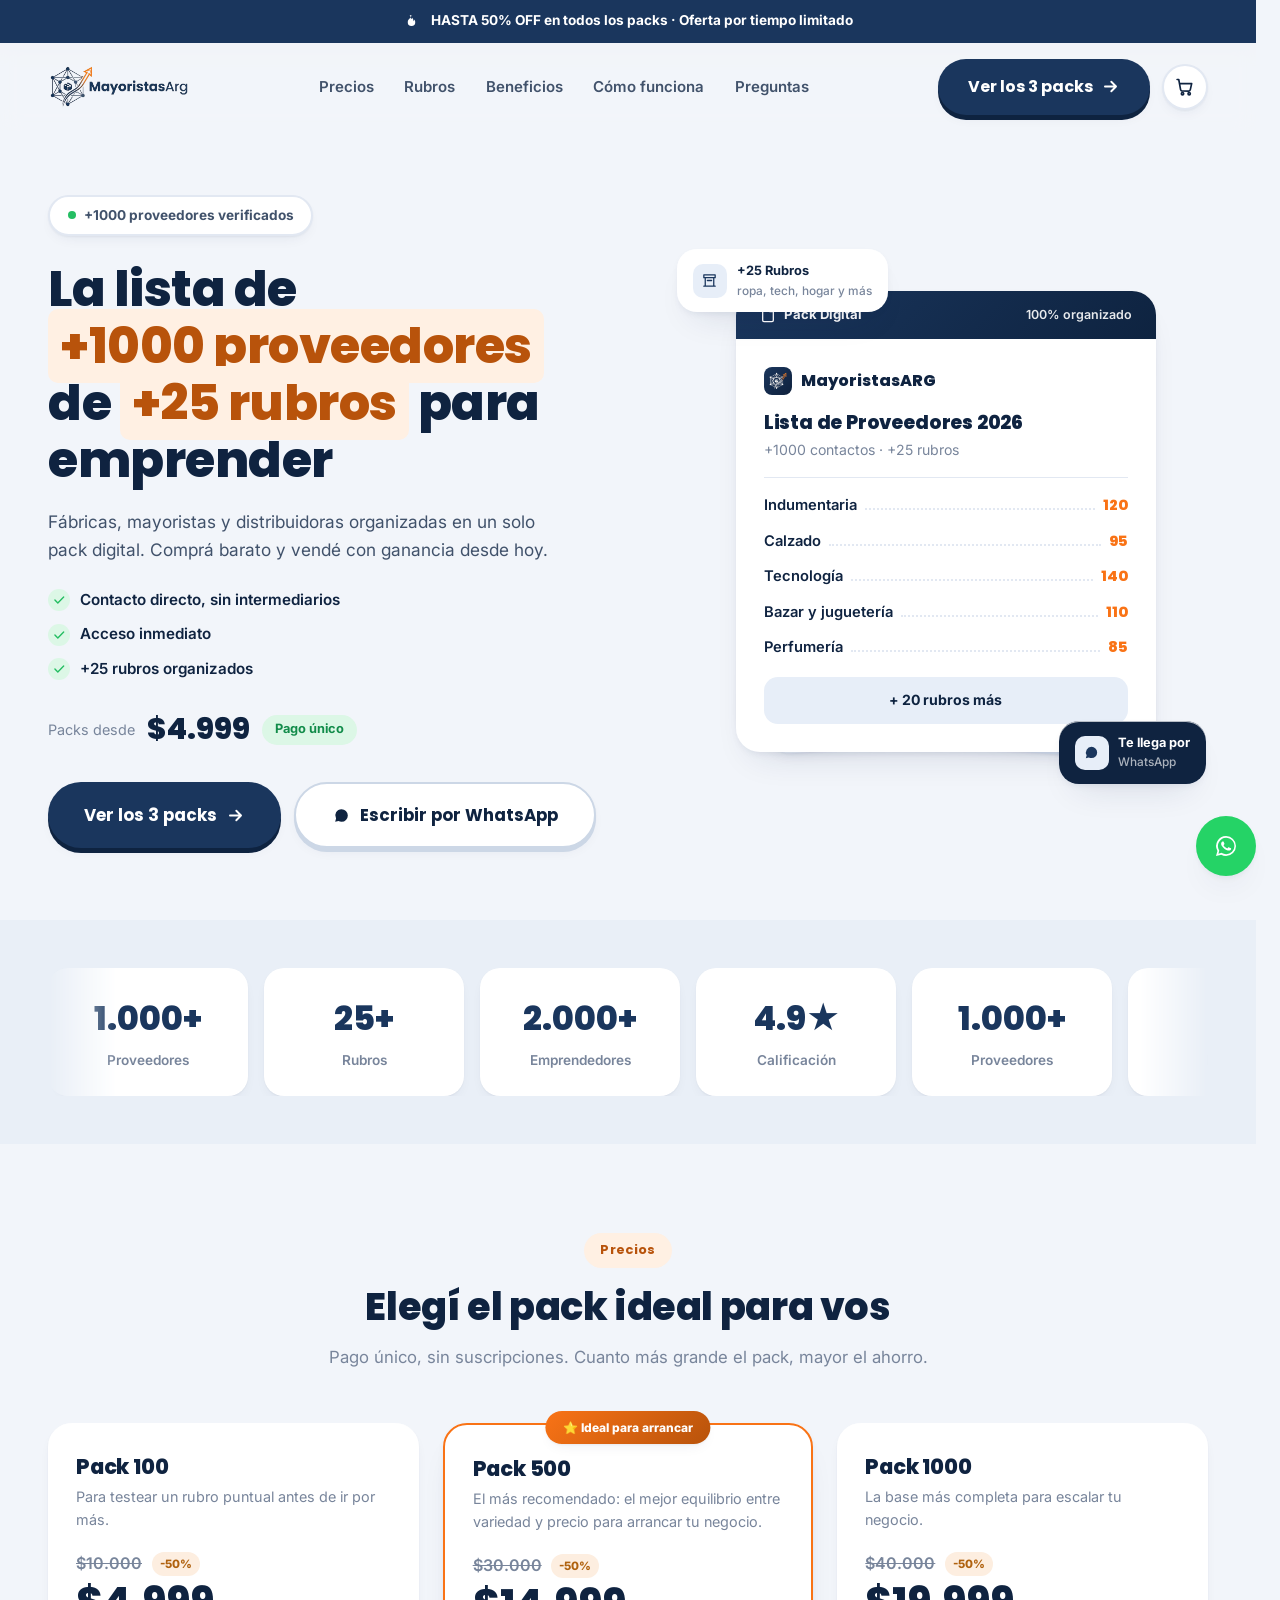
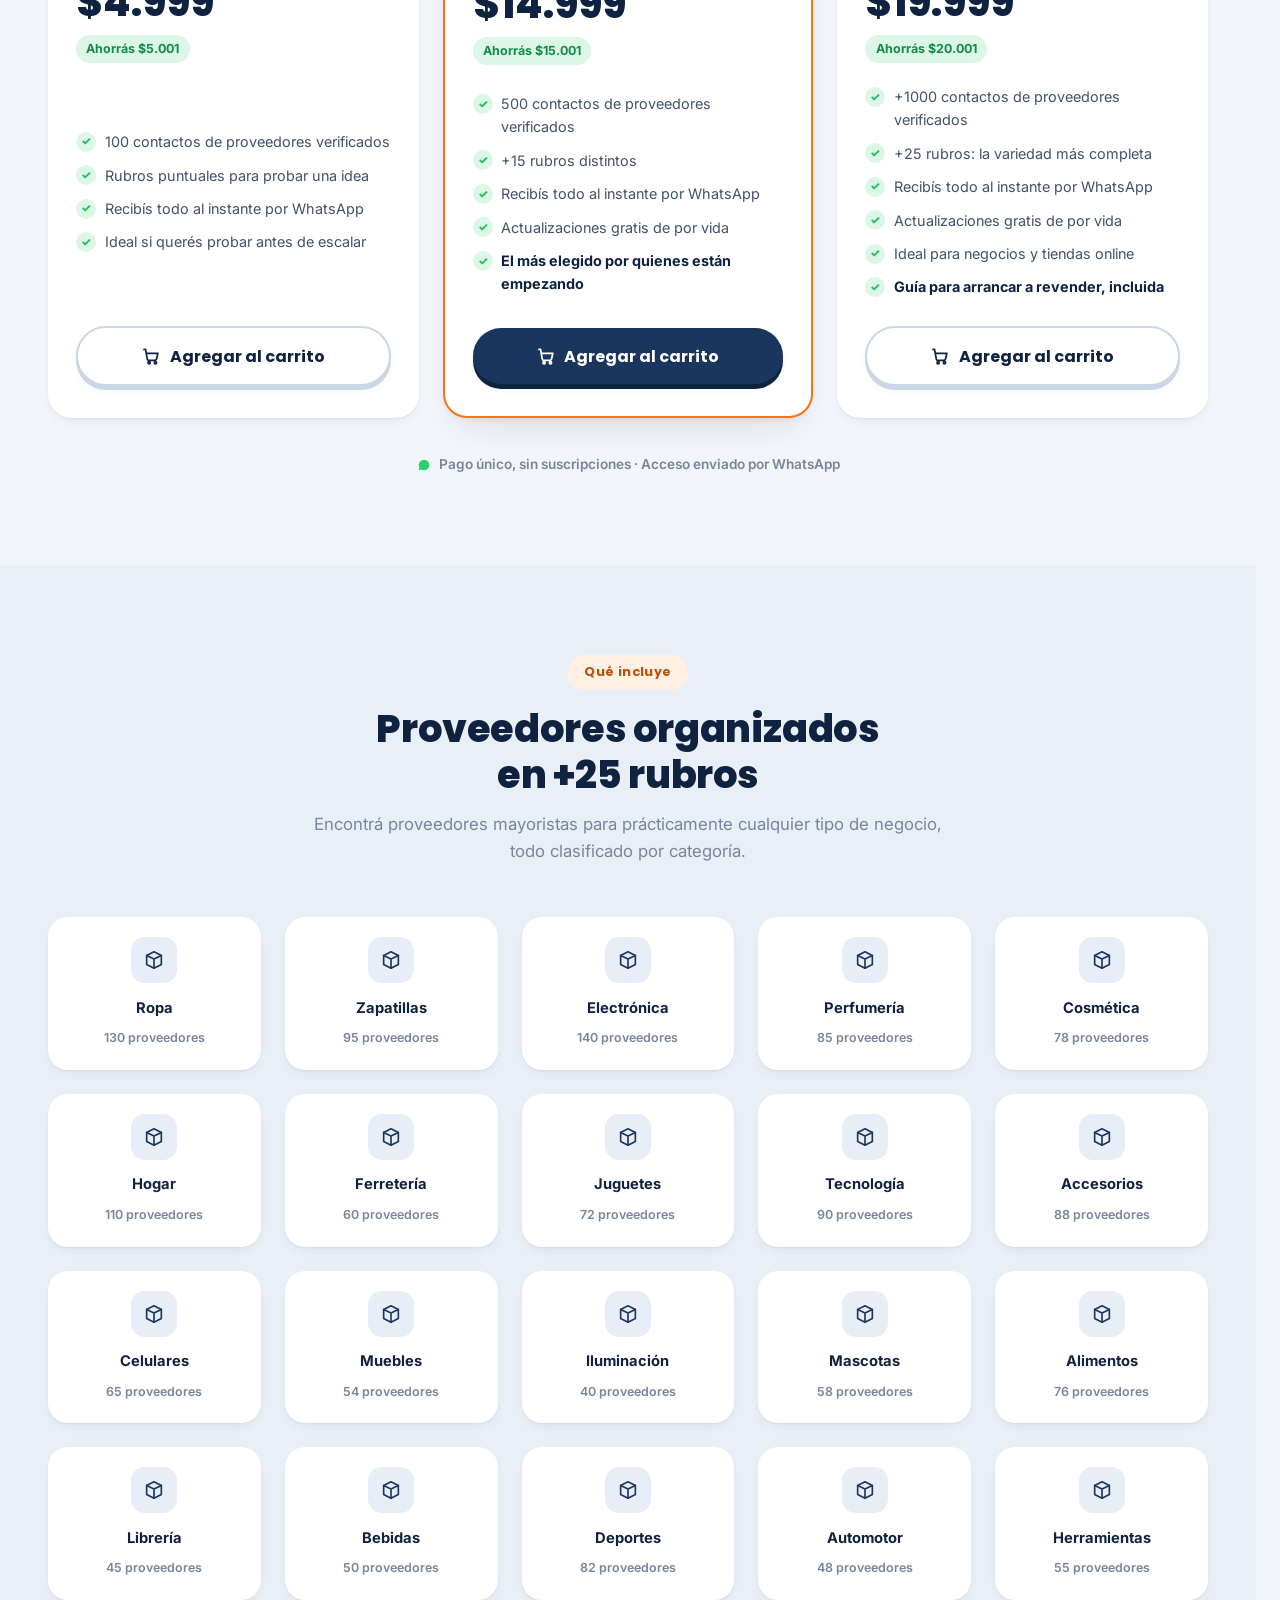
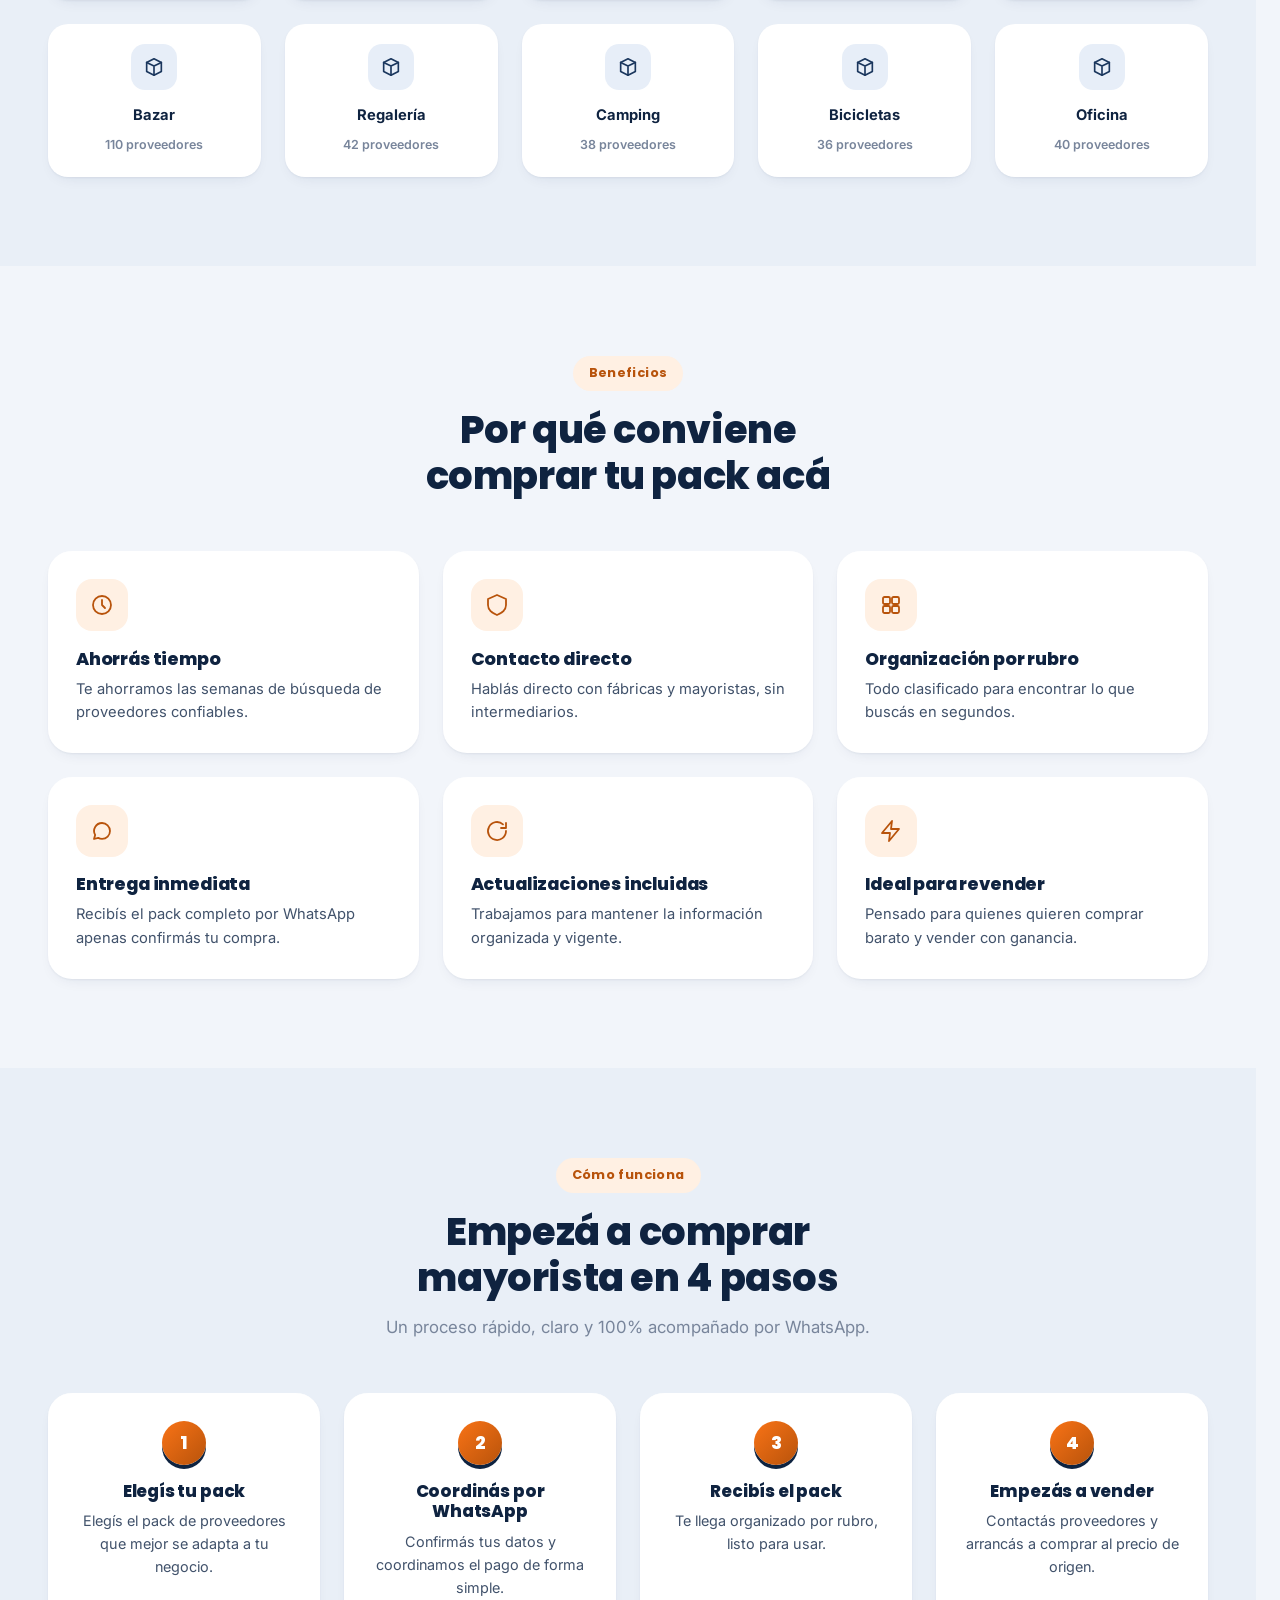
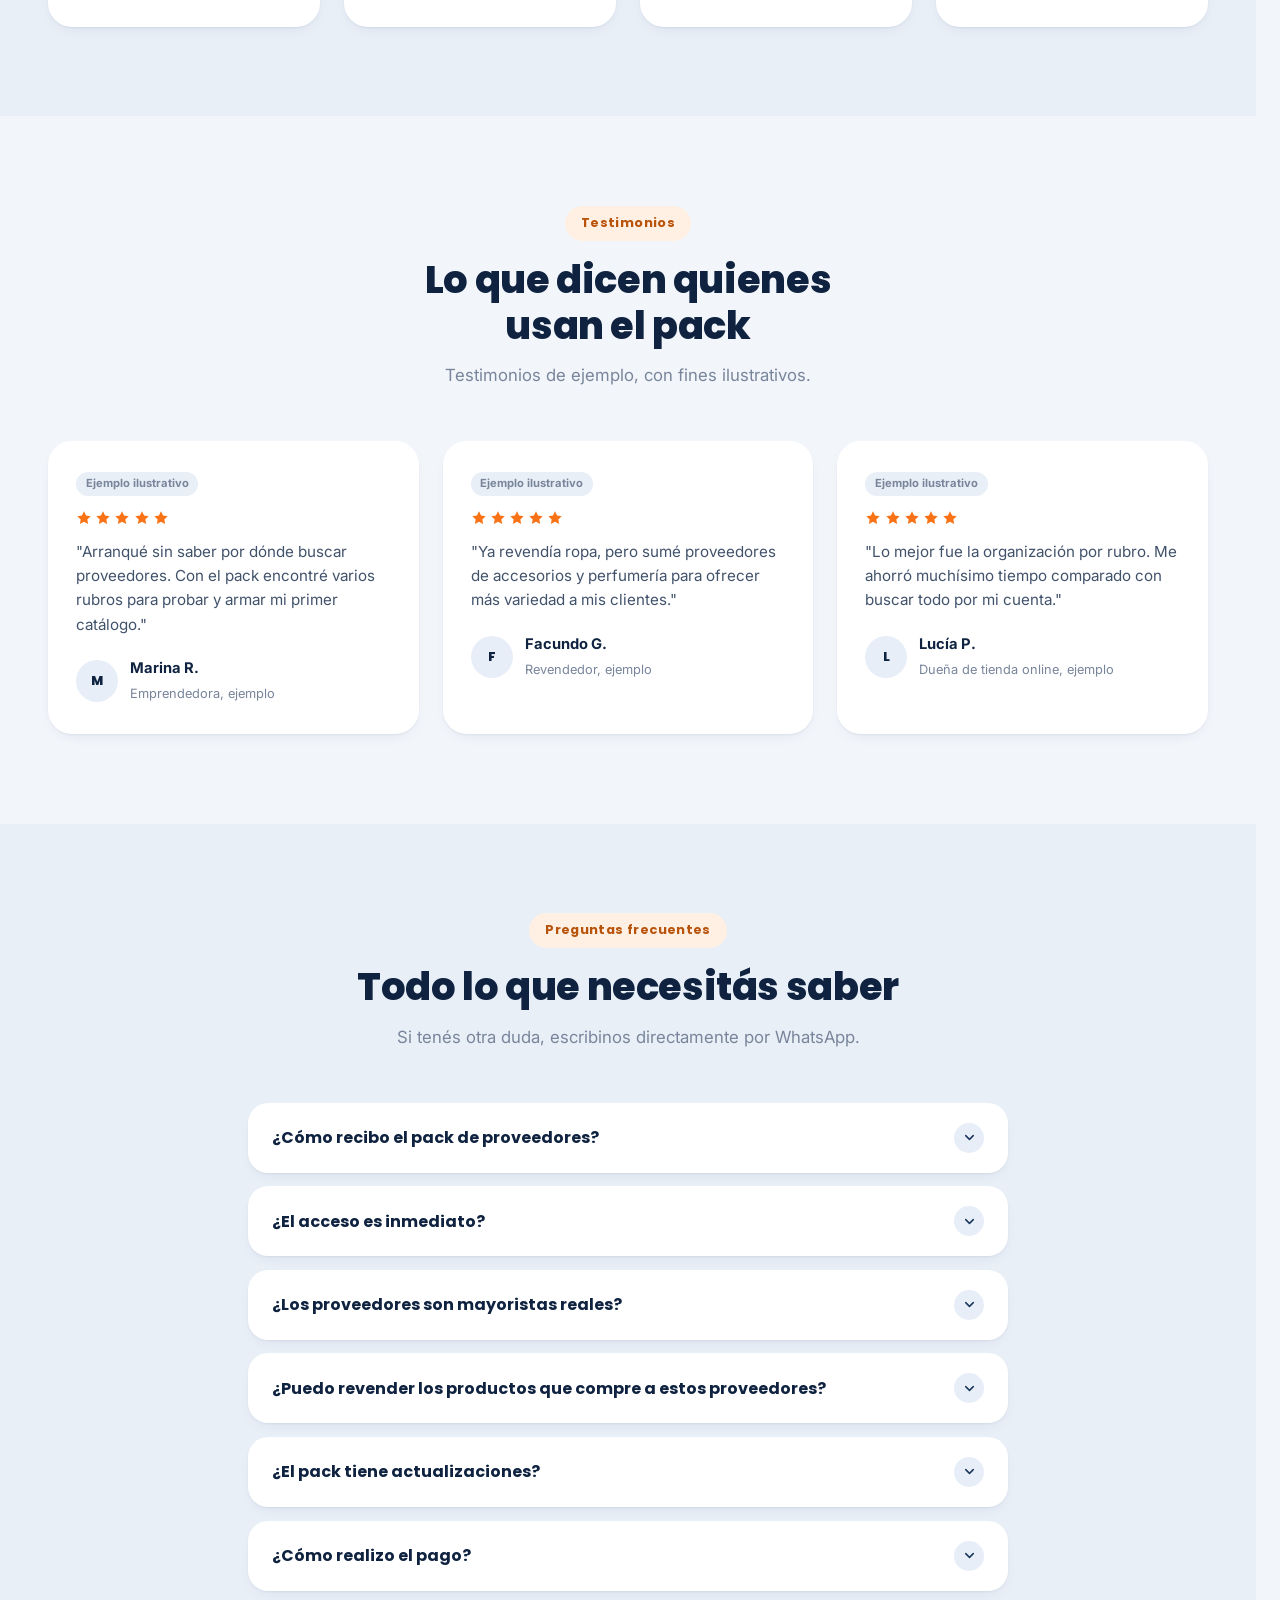
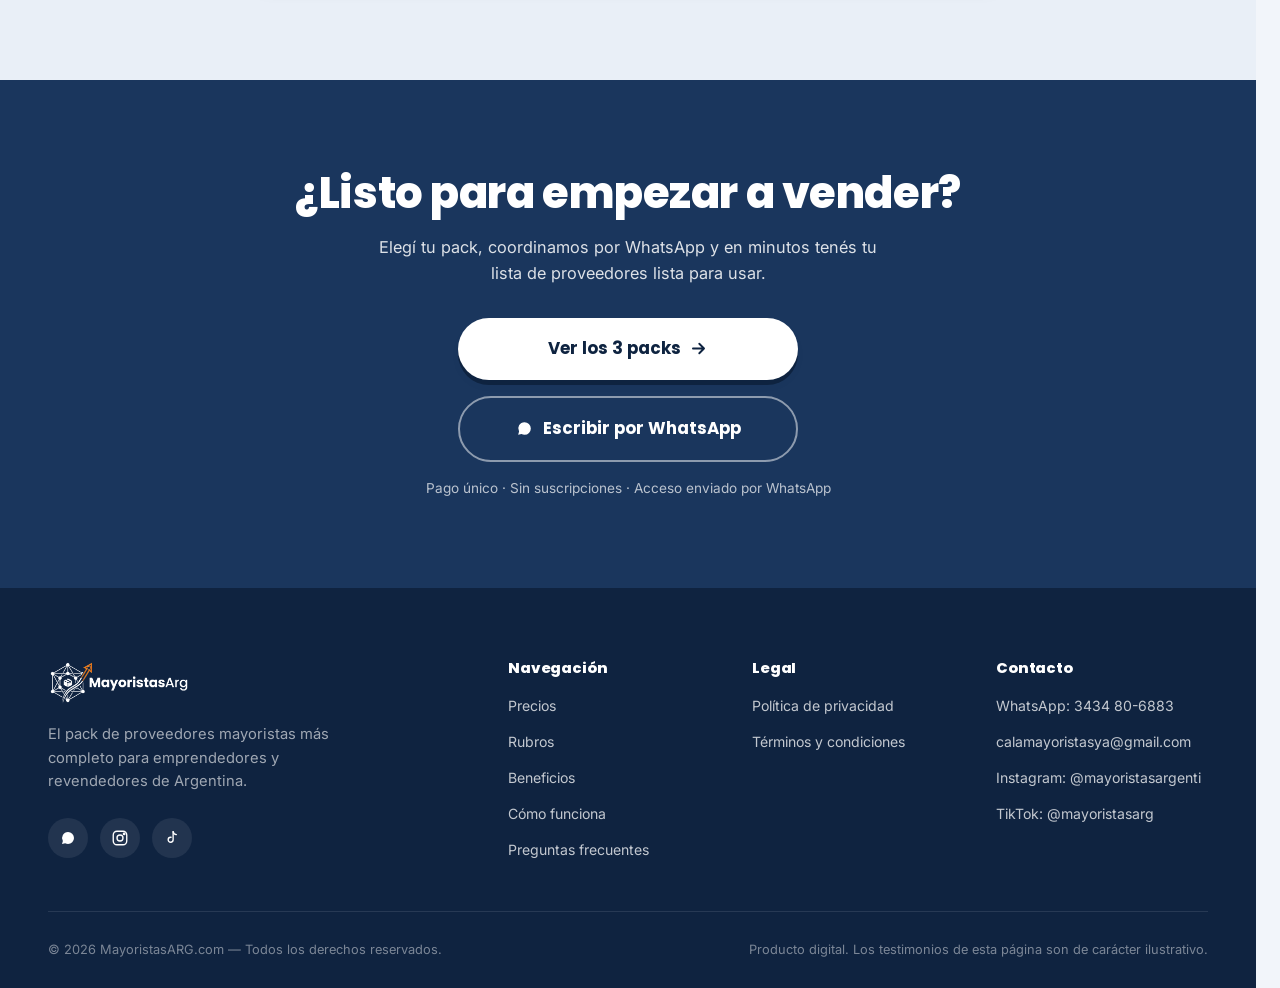
<file: index.html>
<!DOCTYPE html>
<html lang="es-AR">
<head>
<meta charset="UTF-8">
<meta name="viewport" content="width=device-width, initial-scale=1, viewport-fit=cover">
<!-- Google Analytics (GA4) - configurar ID en js/analytics.js -->
<script src="js/analytics.js" defer></script>
<!-- Registro automático de pedidos (Google Sheets) - configurar URL en js/orders.js -->
<script src="js/orders.js" defer></script>
<title>Proveedores Mayoristas Argentina | +1000 Contactos</title>
<meta name="description" content="Lista de proveedores mayoristas para revender: ropa, calzado, tecnología, hogar y +25 rubros. Desde $4.999, pago único y entrega al instante por WhatsApp.">
<meta name="author" content="MayoristasARG.com">
<meta name="robots" content="index, follow">
<!-- Verificación de Google Search Console: pegá acá el meta del dominio nuevo -->
<link rel="canonical" href="https://www.mayoristasarg.com/">

<!-- Open Graph -->
<meta property="og:type" content="website">
<meta property="og:site_name" content="MayoristasARG.com">
<meta property="og:title" content="Proveedores Mayoristas Argentina | +1000 Contactos en 25 Rubros">
<meta property="og:description" content="Lista de proveedores mayoristas para revender: ropa, calzado, tecnología, hogar y +25 rubros. Desde $4.999, pago único y entrega al instante por WhatsApp.">
<meta property="og:url" content="https://www.mayoristasarg.com/">
<meta property="og:image" content="https://www.mayoristasarg.com/images/og-image.jpg">
<meta property="og:image:width" content="1200">
<meta property="og:image:height" content="630">
<meta property="og:locale" content="es_AR">

<!-- Twitter Cards -->
<meta name="twitter:card" content="summary_large_image">
<meta name="twitter:title" content="Proveedores Mayoristas Argentina | +1000 Contactos en 25 Rubros">
<meta name="twitter:description" content="Lista de proveedores mayoristas para revender: ropa, calzado, tecnología, hogar y +25 rubros. Desde $4.999, entrega al instante por WhatsApp.">
<meta name="twitter:image" content="https://www.mayoristasarg.com/images/og-image.jpg">

<meta name="theme-color" content="#1A365D">
<link rel="icon" type="image/png" sizes="32x32" href="images/favicon-32.png">
<link rel="icon" type="image/png" sizes="512x512" href="images/favicon-512.png">
<link rel="apple-touch-icon" sizes="180x180" href="images/favicon-180.png">

<link rel="preconnect" href="https://fonts.googleapis.com">
<link rel="preconnect" href="https://fonts.gstatic.com" crossorigin>
<link href="https://fonts.googleapis.com/css2?family=Inter:wght@400;500;600;700;800&family=Poppins:wght@700;800&display=swap" rel="stylesheet">

<link rel="stylesheet" href="css/styles.css">

<script type="application/ld+json">
{
  "@context": "https://schema.org",
  "@type": "Organization",
  "name": "MayoristasARG.com",
  "url": "https://www.mayoristasarg.com/",
  "logo": "https://www.mayoristasarg.com/images/favicon-512.png",
  "description": "Pack de más de 1000 proveedores mayoristas verificados en más de 25 rubros para emprendedores y revendedores.",
  "contactPoint": {
    "@type": "ContactPoint",
    "telephone": "+54-9-3434-806883",
    "email": "calamayoristasya@gmail.com",
    "contactType": "customer service",
    "areaServed": "AR",
    "availableLanguage": "Spanish"
  },
  "sameAs": [
    "https://www.instagram.com/mayoristasargenti",
    "https://www.tiktok.com/@mayoristasarg"
  ]
}
</script>
<script type="application/ld+json">
{
  "@context": "https://schema.org",
  "@type": "Product",
  "name": "Pack de Proveedores Mayoristas MayoristasARG",
  "description": "Pack digital con contactos de proveedores mayoristas organizados en más de 25 rubros.",
  "brand": { "@type": "Brand", "name": "MayoristasARG.com" },
  "offers": {
    "@type": "AggregateOffer",
    "priceCurrency": "ARS",
    "lowPrice": "4999",
    "highPrice": "19999",
    "offerCount": "3",
    "availability": "https://schema.org/InStock",
    "url": "https://www.mayoristasarg.com/#precios"
  }
}
</script>
<script type="application/ld+json">
{
  "@context": "https://schema.org",
  "@type": "FAQPage",
  "mainEntity": [
    {
      "@type": "Question",
      "name": "¿Cómo recibo el pack de proveedores?",
      "acceptedAnswer": { "@type": "Answer", "text": "Una vez confirmada la compra por WhatsApp, recibís el pack completo de forma digital, organizado por rubros y listo para usar." }
    },
    {
      "@type": "Question",
      "name": "¿El acceso es inmediato?",
      "acceptedAnswer": { "@type": "Answer", "text": "Sí. Apenas coordinamos la compra por WhatsApp, te enviamos el acceso al pack sin demoras." }
    },
    {
      "@type": "Question",
      "name": "¿Los proveedores son mayoristas reales?",
      "acceptedAnswer": { "@type": "Answer", "text": "Sí, son proveedores y fábricas que venden por mayor, seleccionados y organizados por rubro para facilitar el contacto." }
    },
    {
      "@type": "Question",
      "name": "¿Puedo revender los productos que compre a estos proveedores?",
      "acceptedAnswer": { "@type": "Answer", "text": "Sí, la mayoría de los proveedores del pack están orientados a la reventa y a la compra en cantidad." }
    },
    {
      "@type": "Question",
      "name": "¿El pack tiene actualizaciones?",
      "acceptedAnswer": { "@type": "Answer", "text": "Sí, trabajamos para mantener la información organizada y vigente a lo largo del tiempo." }
    },
    {
      "@type": "Question",
      "name": "¿Cómo realizo el pago?",
      "acceptedAnswer": { "@type": "Answer", "text": "Todo el proceso de pago se coordina directamente por WhatsApp, de forma simple y personalizada." }
    }
  ]
}
</script>
</head>
<body>
<a class="skip-link" href="#main">Saltar al contenido principal</a>
<div class="scroll-progress" id="scrollProgress"></div>

<!-- ===================== BARRA DE OFERTA + HEADER ===================== -->
<div class="top-fixed" id="topFixed">
  <div class="offer-banner" id="offerBanner" role="note">
    <div class="container">
      <svg viewBox="0 0 24 24" fill="currentColor" aria-hidden="true"><path d="M12 2c-.3 2.5-1.6 3.8-3 5.2C7.4 8.8 6 10.5 6 13a6 6 0 0 0 12 0c0-2-1-3.5-2.3-4.8.3 1.5-.2 2.6-1 3.2.4-2-.3-4-1.7-5.4-.5 1.4-1.3 2-2 2.3.4-2.3-.2-4.4-2-6.3Z"/></svg>
      <span class="full">HASTA 50% OFF en todos los packs · Oferta por tiempo limitado</span>
      <span class="short">HASTA 50% OFF en todos los packs</span>
    </div>
  </div>

  <header class="site-header" id="siteHeader">
    <div class="container">
      <a href="#main" class="logo" aria-label="MayoristasARG.com - Inicio">
        <img src="images/logo-full.png" alt="MayoristasARG - Tus proveedores al instante" class="logo-img" width="545" height="177" fetchpriority="high">
      </a>

      <nav class="main-nav" aria-label="Navegación principal">
        <ul>
          <li><a href="#precios">Precios</a></li>
          <li><a href="#rubros">Rubros</a></li>
          <li><a href="#beneficios">Beneficios</a></li>
          <li><a href="#como-funciona">Cómo funciona</a></li>
          <li><a href="#faq">Preguntas</a></li>
        </ul>
      </nav>

      <div class="header-actions">
        <a class="btn btn-primary header-cta" href="#precios">
          Ver los 3 packs
          <svg viewBox="0 0 24 24" fill="none" stroke="currentColor" stroke-width="2.4" stroke-linecap="round" stroke-linejoin="round" aria-hidden="true"><path d="M5 12h14M13 6l6 6-6 6"/></svg>
        </a>

        <button class="cart-btn" id="cartToggle" aria-label="Ver carrito de compras" aria-haspopup="dialog">
          <svg viewBox="0 0 24 24" fill="none" stroke="currentColor" stroke-width="2" stroke-linecap="round" stroke-linejoin="round" aria-hidden="true"><circle cx="9" cy="20" r="1.4"/><circle cx="17" cy="20" r="1.4"/><path d="M2.5 3h2l2.2 12.2a2 2 0 0 0 2 1.65h7.7a2 2 0 0 0 1.98-1.7L20 8H6.1"/></svg>
          <span class="cart-badge" id="cartBadge">0</span>
        </button>

        <button class="nav-toggle" id="navToggle" aria-expanded="false" aria-controls="mobileNav" aria-label="Abrir menú de navegación">
          <svg class="icon-open" viewBox="0 0 24 24" fill="none" stroke="currentColor" stroke-width="2" stroke-linecap="round" stroke-linejoin="round" aria-hidden="true"><path d="M3 6h18M3 12h18M3 18h18"/></svg>
          <svg class="icon-close" viewBox="0 0 24 24" fill="none" stroke="currentColor" stroke-width="2" stroke-linecap="round" stroke-linejoin="round" aria-hidden="true"><path d="M18 6 6 18M6 6l12 12"/></svg>
        </button>
      </div>
    </div>
  </header>
</div>

<nav class="mobile-nav" id="mobileNav" aria-label="Navegación móvil">
  <ul>
    <li><a href="#precios"><span class="mn-ic" aria-hidden="true"><svg viewBox="0 0 24 24" fill="none" stroke="currentColor" stroke-width="1.8" stroke-linecap="round" stroke-linejoin="round"><path d="m20.6 12.3-8.9 8.9a1.5 1.5 0 0 1-2.1 0l-6.8-6.8a1.5 1.5 0 0 1 0-2.1l8.9-8.9H18a2 2 0 0 1 2 2v6.9Z"/><circle cx="14.5" cy="8.5" r="1.3"/></svg></span>Precios</a></li>
    <li><a href="#rubros"><span class="mn-ic" aria-hidden="true"><svg viewBox="0 0 24 24" fill="none" stroke="currentColor" stroke-width="1.8" stroke-linecap="round" stroke-linejoin="round"><rect x="3.5" y="3.5" width="7" height="7" rx="1.5"/><rect x="13.5" y="3.5" width="7" height="7" rx="1.5"/><rect x="3.5" y="13.5" width="7" height="7" rx="1.5"/><rect x="13.5" y="13.5" width="7" height="7" rx="1.5"/></svg></span>Rubros</a></li>
    <li><a href="#beneficios"><span class="mn-ic" aria-hidden="true"><svg viewBox="0 0 24 24" fill="none" stroke="currentColor" stroke-width="1.8" stroke-linecap="round" stroke-linejoin="round"><path d="M12 2 3 6v6c0 5 4 8 9 10 5-2 9-5 9-10V6l-9-4Z"/></svg></span>Beneficios</a></li>
    <li><a href="#como-funciona"><span class="mn-ic" aria-hidden="true"><svg viewBox="0 0 24 24" fill="none" stroke="currentColor" stroke-width="1.8" stroke-linecap="round" stroke-linejoin="round"><circle cx="12" cy="12" r="9"/><path d="M12 7v5l3 3"/></svg></span>Cómo funciona</a></li>
    <li><a href="#testimonios"><span class="mn-ic" aria-hidden="true"><svg viewBox="0 0 24 24" fill="currentColor"><path d="m12 2 3.1 6.3 6.9 1-5 4.9 1.2 6.8L12 17.8 5.8 21l1.2-6.8-5-4.9 6.9-1Z"/></svg></span>Testimonios</a></li>
    <li><a href="#faq"><span class="mn-ic" aria-hidden="true"><svg viewBox="0 0 24 24" fill="none" stroke="currentColor" stroke-width="1.8" stroke-linecap="round" stroke-linejoin="round"><circle cx="12" cy="12" r="9"/><path d="M9.5 9a2.5 2.5 0 1 1 3.5 2.3c-.7.3-1 .9-1 1.7v.3"/><path d="M12 17h.01"/></svg></span>Preguntas frecuentes</a></li>
  </ul>
  <a class="btn btn-primary btn-block" href="#precios">Ver los 3 packs</a>

  <div class="mobile-nav-social">
    <a href="#" class="js-wsp" aria-label="Escribinos por WhatsApp" target="_blank" rel="noopener">
      <svg viewBox="0 0 24 24" fill="currentColor" aria-hidden="true"><path d="M17.6 6.32A7.85 7.85 0 0 0 12.05 4a7.94 7.94 0 0 0-6.9 11.9L4 20l4.2-1.1a7.93 7.93 0 0 0 3.85 1h0a7.94 7.94 0 0 0 7.94-7.94 7.9 7.9 0 0 0-2.4-5.64Z"/></svg>
    </a>
    <a href="https://www.instagram.com/mayoristasargenti" target="_blank" rel="noopener" aria-label="Instagram de MayoristasARG">
      <svg viewBox="0 0 24 24" fill="none" stroke="currentColor" stroke-width="1.8"><rect x="3" y="3" width="18" height="18" rx="5"/><circle cx="12" cy="12" r="4"/><circle cx="17.5" cy="6.5" r="1"/></svg>
    </a>
    <a href="https://www.tiktok.com/@mayoristasarg" target="_blank" rel="noopener" aria-label="TikTok de MayoristasARG">
      <svg viewBox="0 0 24 24" fill="none" stroke="currentColor" stroke-width="1.8" stroke-linecap="round" stroke-linejoin="round"><path d="M13.5 3.5v10.8a3.3 3.3 0 1 1-3.3-3.3c.16 0 .32 0 .48.03"/><path d="M13.5 3.5c.4 2.1 2.1 3.7 4.3 3.9"/></svg>
    </a>
  </div>
</nav>

<main id="main">

  <!-- ===================== HERO ===================== -->
  <section class="hero" id="hero">
    <div class="container">
      <div class="hero-copy reveal">
        <span class="hero-badge">
          <span class="dot" aria-hidden="true"></span>
          +1000 proveedores verificados
        </span>
        <h1>La lista de <span class="hl">+1000 proveedores</span> de <span class="hl">+25 rubros</span> para emprender</h1>
        <p class="hero-sub">Fábricas, mayoristas y distribuidoras organizadas en un solo pack digital. Comprá barato y vendé con ganancia desde hoy.</p>

        <ul class="hero-trust">
          <li>
            <svg viewBox="0 0 24 24" fill="none" stroke="currentColor" stroke-width="2.4" stroke-linecap="round" stroke-linejoin="round" aria-hidden="true"><path d="m5 12 5 5L20 7"/></svg>
            Contacto directo, sin intermediarios
          </li>
          <li>
            <svg viewBox="0 0 24 24" fill="none" stroke="currentColor" stroke-width="2.4" stroke-linecap="round" stroke-linejoin="round" aria-hidden="true"><path d="m5 12 5 5L20 7"/></svg>
            Acceso inmediato
          </li>
          <li>
            <svg viewBox="0 0 24 24" fill="none" stroke="currentColor" stroke-width="2.4" stroke-linecap="round" stroke-linejoin="round" aria-hidden="true"><path d="m5 12 5 5L20 7"/></svg>
            +25 rubros organizados
          </li>
        </ul>

        <div class="hero-price">
          <span class="from">Packs desde</span>
          <strong>$4.999</strong>
          <span class="chip">Pago único</span>
        </div>

        <div class="hero-actions">
          <a class="btn btn-primary btn-lg" href="#precios">
            Ver los 3 packs
            <svg viewBox="0 0 24 24" fill="none" stroke="currentColor" stroke-width="2.4" stroke-linecap="round" stroke-linejoin="round" aria-hidden="true"><path d="M5 12h14M13 6l6 6-6 6"/></svg>
          </a>
          <a class="btn btn-outline btn-lg js-wsp" href="#" target="_blank" rel="noopener">
            <svg viewBox="0 0 24 24" fill="currentColor" aria-hidden="true"><path d="M17.6 6.32A7.85 7.85 0 0 0 12.05 4a7.94 7.94 0 0 0-6.9 11.9L4 20l4.2-1.1a7.93 7.93 0 0 0 3.85 1h0a7.94 7.94 0 0 0 7.94-7.94 7.9 7.9 0 0 0-2.4-5.64Z"/></svg>
            Escribir por WhatsApp
          </a>
        </div>
      </div>

      <div class="hero-visual reveal">
        <div class="doc-mockup">
          <div class="doc-card">
            <div class="doc-card-top">
              <span class="doc-card-top-left">
                <svg viewBox="0 0 24 24" fill="none" stroke="currentColor" stroke-width="2" stroke-linecap="round" stroke-linejoin="round" aria-hidden="true"><path d="M6 2h9l5 5v13a2 2 0 0 1-2 2H6a2 2 0 0 1-2-2V4a2 2 0 0 1 2-2Z"/><path d="M15 2v5h5"/></svg>
                Pack Digital
              </span>
              <span class="doc-card-top-right">100% organizado</span>
            </div>
            <div class="doc-card-body">
              <div class="doc-brand">
                <img src="images/favicon-180.png" alt="" class="doc-brand-mark" aria-hidden="true" width="180" height="180">
                <strong>MayoristasARG</strong>
              </div>
              <h3>Lista de Proveedores 2026</h3>
              <p>+1000 contactos · +25 rubros</p>
              <hr>
              <ul class="doc-rows stagger reveal">
                <li style="--i:0"><span>Indumentaria</span><span class="doc-row-dots" aria-hidden="true"></span><b>120</b></li>
                <li style="--i:1"><span>Calzado</span><span class="doc-row-dots" aria-hidden="true"></span><b>95</b></li>
                <li style="--i:2"><span>Tecnología</span><span class="doc-row-dots" aria-hidden="true"></span><b>140</b></li>
                <li style="--i:3"><span>Bazar y juguetería</span><span class="doc-row-dots" aria-hidden="true"></span><b>110</b></li>
                <li style="--i:4"><span>Perfumería</span><span class="doc-row-dots" aria-hidden="true"></span><b>85</b></li>
              </ul>
              <div class="doc-more-btn">+ 20 rubros más</div>
            </div>
          </div>

          <div class="float-pill pill-a">
            <span class="ic" aria-hidden="true">
              <svg viewBox="0 0 24 24" fill="none" stroke="currentColor" stroke-width="1.8" stroke-linecap="round" stroke-linejoin="round"><path d="M4 4h16v4H4zM4 20h16M6 8v12M18 8v12M9 12h6"/></svg>
            </span>
            <span>+25 Rubros<br><small>ropa, tech, hogar y más</small></span>
          </div>
          <div class="float-pill pill-b">
            <span class="ic" aria-hidden="true">
              <svg viewBox="0 0 24 24" fill="currentColor"><path d="M17.6 6.32A7.85 7.85 0 0 0 12.05 4a7.94 7.94 0 0 0-6.9 11.9L4 20l4.2-1.1a7.93 7.93 0 0 0 3.85 1h0a7.94 7.94 0 0 0 7.94-7.94 7.9 7.9 0 0 0-2.4-5.64Z"/></svg>
            </span>
            <span>Te llega por<br><small>WhatsApp</small></span>
          </div>
        </div>
      </div>
    </div>
  </section>

  <!-- ===================== STATS ===================== -->
  <section class="stats-row bg-cream-2" aria-label="Estadísticas del pack">
    <div class="container">
      <div class="stats-marquee reveal">
        <div class="stats-track">
          <div class="stat-card">
            <div class="stat-num" data-count="1000" data-suffix="+">0</div>
            <div class="stat-label">Proveedores</div>
          </div>
          <div class="stat-card">
            <div class="stat-num" data-count="25" data-suffix="+">0</div>
            <div class="stat-label">Rubros</div>
          </div>
          <div class="stat-card">
            <div class="stat-num" data-count="2000" data-suffix="+">0</div>
            <div class="stat-label">Emprendedores</div>
          </div>
          <div class="stat-card">
            <div class="stat-num" data-count="4.9" data-suffix="★" data-decimals="1">0</div>
            <div class="stat-label">Calificación</div>
          </div>
          <div class="stat-card" aria-hidden="true">
            <div class="stat-num" data-count="1000" data-suffix="+">0</div>
            <div class="stat-label">Proveedores</div>
          </div>
          <div class="stat-card" aria-hidden="true">
            <div class="stat-num" data-count="25" data-suffix="+">0</div>
            <div class="stat-label">Rubros</div>
          </div>
          <div class="stat-card" aria-hidden="true">
            <div class="stat-num" data-count="2000" data-suffix="+">0</div>
            <div class="stat-label">Emprendedores</div>
          </div>
          <div class="stat-card" aria-hidden="true">
            <div class="stat-num" data-count="4.9" data-suffix="★" data-decimals="1">0</div>
            <div class="stat-label">Calificación</div>
          </div>
        </div>
      </div>
    </div>
  </section>

  <!-- ===================== PRECIOS ===================== -->
  <section class="section-pad" id="precios">
    <div class="container">
      <div class="section-head reveal">
        <span class="eyebrow">Precios</span>
        <h2>Elegí el pack ideal para vos</h2>
        <p>Pago único, sin suscripciones. Cuanto más grande el pack, mayor el ahorro.</p>
      </div>

      <div class="grid pricing-grid stagger reveal">
        <div class="price-card" style="--i:0">
          <h3>Pack 100</h3>
          <p class="price-desc">Para testear un rubro puntual antes de ir por más.</p>
          <div class="price-row">
            <span class="price-old">$10.000</span>
            <span class="price-off">-50%</span>
          </div>
          <div class="price-new">$4.999</div>
          <span class="price-save">Ahorrás $5.001</span>
          <ul class="price-features">
            <li>100 contactos de proveedores verificados</li>
            <li>Rubros puntuales para probar una idea</li>
            <li>Recibís todo al instante por WhatsApp</li>
            <li>Ideal si querés probar antes de escalar</li>
          </ul>
          <button type="button" class="btn btn-outline btn-block js-add-cart" data-id="100" data-name="Pack 100" data-price="4999" data-price-label="$4.999">
            <svg viewBox="0 0 24 24" fill="none" stroke="currentColor" stroke-width="2.2" stroke-linecap="round" stroke-linejoin="round" aria-hidden="true"><circle cx="9" cy="20" r="1.4"/><circle cx="17" cy="20" r="1.4"/><path d="M2.5 3h2l2.2 12.2a2 2 0 0 0 2 1.65h7.7a2 2 0 0 0 1.98-1.7L20 8H6.1"/></svg>
            Agregar al carrito
          </button>
        </div>

        <div class="price-card popular" style="--i:1">
          <span class="price-badge">⭐ Ideal para arrancar</span>
          <h3>Pack 500</h3>
          <p class="price-desc">El más recomendado: el mejor equilibrio entre variedad y precio para arrancar tu negocio.</p>
          <div class="price-row">
            <span class="price-old">$30.000</span>
            <span class="price-off">-50%</span>
          </div>
          <div class="price-new">$14.999</div>
          <span class="price-save">Ahorrás $15.001</span>
          <ul class="price-features">
            <li>500 contactos de proveedores verificados</li>
            <li>+15 rubros distintos</li>
            <li>Recibís todo al instante por WhatsApp</li>
            <li>Actualizaciones gratis de por vida</li>
            <li class="popular-feature">El más elegido por quienes están empezando</li>
          </ul>
          <button type="button" class="btn btn-primary btn-block js-add-cart" data-id="500" data-name="Pack 500" data-price="14999" data-price-label="$14.999">
            <svg viewBox="0 0 24 24" fill="none" stroke="currentColor" stroke-width="2.2" stroke-linecap="round" stroke-linejoin="round" aria-hidden="true"><circle cx="9" cy="20" r="1.4"/><circle cx="17" cy="20" r="1.4"/><path d="M2.5 3h2l2.2 12.2a2 2 0 0 0 2 1.65h7.7a2 2 0 0 0 1.98-1.7L20 8H6.1"/></svg>
            Agregar al carrito
          </button>
        </div>

        <div class="price-card" style="--i:2">
          <h3>Pack 1000</h3>
          <p class="price-desc">La base más completa para escalar tu negocio.</p>
          <div class="price-row">
            <span class="price-old">$40.000</span>
            <span class="price-off">-50%</span>
          </div>
          <div class="price-new">$19.999</div>
          <span class="price-save">Ahorrás $20.001</span>
          <ul class="price-features">
            <li>+1000 contactos de proveedores verificados</li>
            <li>+25 rubros: la variedad más completa</li>
            <li>Recibís todo al instante por WhatsApp</li>
            <li>Actualizaciones gratis de por vida</li>
            <li>Ideal para negocios y tiendas online</li>
            <li class="popular-feature">Guía para arrancar a revender, incluida</li>
          </ul>
          <button type="button" class="btn btn-outline btn-block js-add-cart" data-id="1000" data-name="Pack 1000" data-price="19999" data-price-label="$19.999">
            <svg viewBox="0 0 24 24" fill="none" stroke="currentColor" stroke-width="2.2" stroke-linecap="round" stroke-linejoin="round" aria-hidden="true"><circle cx="9" cy="20" r="1.4"/><circle cx="17" cy="20" r="1.4"/><path d="M2.5 3h2l2.2 12.2a2 2 0 0 0 2 1.65h7.7a2 2 0 0 0 1.98-1.7L20 8H6.1"/></svg>
            Agregar al carrito
          </button>
        </div>
      </div>

      <p class="pricing-note">
        <svg viewBox="0 0 24 24" fill="currentColor" aria-hidden="true"><path d="M17.6 6.32A7.85 7.85 0 0 0 12.05 4a7.94 7.94 0 0 0-6.9 11.9L4 20l4.2-1.1a7.93 7.93 0 0 0 3.85 1h0a7.94 7.94 0 0 0 7.94-7.94 7.9 7.9 0 0 0-2.4-5.64Z"/></svg>
        Pago único, sin suscripciones · Acceso enviado por WhatsApp
      </p>
    </div>
  </section>

  <!-- ===================== RUBROS ===================== -->
  <section class="section-pad bg-cream-2" id="rubros">
    <div class="container">
      <div class="section-head reveal">
        <span class="eyebrow">Qué incluye</span>
        <h2>Proveedores organizados en +25 rubros</h2>
        <p>Encontrá proveedores mayoristas para prácticamente cualquier tipo de negocio, todo clasificado por categoría.</p>
      </div>

      <div class="grid category-grid stagger reveal">
        <div class="category-card" style="--i:0"><span class="cat-icon" aria-hidden="true"><svg viewBox="0 0 24 24" fill="none" stroke="currentColor" stroke-width="1.8" stroke-linecap="round" stroke-linejoin="round"><path d="M20 7 12 3 4 7v10l8 4 8-4V7Z"/><path d="M4 7l8 4 8-4M12 11v10"/></svg></span><span>Ropa</span><small>130 proveedores</small></div>
        <div class="category-card" style="--i:1"><span class="cat-icon" aria-hidden="true"><svg viewBox="0 0 24 24" fill="none" stroke="currentColor" stroke-width="1.8" stroke-linecap="round" stroke-linejoin="round"><path d="M20 7 12 3 4 7v10l8 4 8-4V7Z"/><path d="M4 7l8 4 8-4M12 11v10"/></svg></span><span>Zapatillas</span><small>95 proveedores</small></div>
        <div class="category-card" style="--i:2"><span class="cat-icon" aria-hidden="true"><svg viewBox="0 0 24 24" fill="none" stroke="currentColor" stroke-width="1.8" stroke-linecap="round" stroke-linejoin="round"><path d="M20 7 12 3 4 7v10l8 4 8-4V7Z"/><path d="M4 7l8 4 8-4M12 11v10"/></svg></span><span>Electrónica</span><small>140 proveedores</small></div>
        <div class="category-card" style="--i:3"><span class="cat-icon" aria-hidden="true"><svg viewBox="0 0 24 24" fill="none" stroke="currentColor" stroke-width="1.8" stroke-linecap="round" stroke-linejoin="round"><path d="M20 7 12 3 4 7v10l8 4 8-4V7Z"/><path d="M4 7l8 4 8-4M12 11v10"/></svg></span><span>Perfumería</span><small>85 proveedores</small></div>
        <div class="category-card" style="--i:4"><span class="cat-icon" aria-hidden="true"><svg viewBox="0 0 24 24" fill="none" stroke="currentColor" stroke-width="1.8" stroke-linecap="round" stroke-linejoin="round"><path d="M20 7 12 3 4 7v10l8 4 8-4V7Z"/><path d="M4 7l8 4 8-4M12 11v10"/></svg></span><span>Cosmética</span><small>78 proveedores</small></div>
        <div class="category-card" style="--i:5"><span class="cat-icon" aria-hidden="true"><svg viewBox="0 0 24 24" fill="none" stroke="currentColor" stroke-width="1.8" stroke-linecap="round" stroke-linejoin="round"><path d="M20 7 12 3 4 7v10l8 4 8-4V7Z"/><path d="M4 7l8 4 8-4M12 11v10"/></svg></span><span>Hogar</span><small>110 proveedores</small></div>
        <div class="category-card" style="--i:6"><span class="cat-icon" aria-hidden="true"><svg viewBox="0 0 24 24" fill="none" stroke="currentColor" stroke-width="1.8" stroke-linecap="round" stroke-linejoin="round"><path d="M20 7 12 3 4 7v10l8 4 8-4V7Z"/><path d="M4 7l8 4 8-4M12 11v10"/></svg></span><span>Ferretería</span><small>60 proveedores</small></div>
        <div class="category-card" style="--i:7"><span class="cat-icon" aria-hidden="true"><svg viewBox="0 0 24 24" fill="none" stroke="currentColor" stroke-width="1.8" stroke-linecap="round" stroke-linejoin="round"><path d="M20 7 12 3 4 7v10l8 4 8-4V7Z"/><path d="M4 7l8 4 8-4M12 11v10"/></svg></span><span>Juguetes</span><small>72 proveedores</small></div>
        <div class="category-card" style="--i:8"><span class="cat-icon" aria-hidden="true"><svg viewBox="0 0 24 24" fill="none" stroke="currentColor" stroke-width="1.8" stroke-linecap="round" stroke-linejoin="round"><path d="M20 7 12 3 4 7v10l8 4 8-4V7Z"/><path d="M4 7l8 4 8-4M12 11v10"/></svg></span><span>Tecnología</span><small>90 proveedores</small></div>
        <div class="category-card" style="--i:9"><span class="cat-icon" aria-hidden="true"><svg viewBox="0 0 24 24" fill="none" stroke="currentColor" stroke-width="1.8" stroke-linecap="round" stroke-linejoin="round"><path d="M20 7 12 3 4 7v10l8 4 8-4V7Z"/><path d="M4 7l8 4 8-4M12 11v10"/></svg></span><span>Accesorios</span><small>88 proveedores</small></div>
        <div class="category-card" style="--i:10"><span class="cat-icon" aria-hidden="true"><svg viewBox="0 0 24 24" fill="none" stroke="currentColor" stroke-width="1.8" stroke-linecap="round" stroke-linejoin="round"><path d="M20 7 12 3 4 7v10l8 4 8-4V7Z"/><path d="M4 7l8 4 8-4M12 11v10"/></svg></span><span>Celulares</span><small>65 proveedores</small></div>
        <div class="category-card" style="--i:11"><span class="cat-icon" aria-hidden="true"><svg viewBox="0 0 24 24" fill="none" stroke="currentColor" stroke-width="1.8" stroke-linecap="round" stroke-linejoin="round"><path d="M20 7 12 3 4 7v10l8 4 8-4V7Z"/><path d="M4 7l8 4 8-4M12 11v10"/></svg></span><span>Muebles</span><small>54 proveedores</small></div>
        <div class="category-card" style="--i:12"><span class="cat-icon" aria-hidden="true"><svg viewBox="0 0 24 24" fill="none" stroke="currentColor" stroke-width="1.8" stroke-linecap="round" stroke-linejoin="round"><path d="M20 7 12 3 4 7v10l8 4 8-4V7Z"/><path d="M4 7l8 4 8-4M12 11v10"/></svg></span><span>Iluminación</span><small>40 proveedores</small></div>
        <div class="category-card" style="--i:13"><span class="cat-icon" aria-hidden="true"><svg viewBox="0 0 24 24" fill="none" stroke="currentColor" stroke-width="1.8" stroke-linecap="round" stroke-linejoin="round"><path d="M20 7 12 3 4 7v10l8 4 8-4V7Z"/><path d="M4 7l8 4 8-4M12 11v10"/></svg></span><span>Mascotas</span><small>58 proveedores</small></div>
        <div class="category-card" style="--i:14"><span class="cat-icon" aria-hidden="true"><svg viewBox="0 0 24 24" fill="none" stroke="currentColor" stroke-width="1.8" stroke-linecap="round" stroke-linejoin="round"><path d="M20 7 12 3 4 7v10l8 4 8-4V7Z"/><path d="M4 7l8 4 8-4M12 11v10"/></svg></span><span>Alimentos</span><small>76 proveedores</small></div>
        <div class="category-card" style="--i:15"><span class="cat-icon" aria-hidden="true"><svg viewBox="0 0 24 24" fill="none" stroke="currentColor" stroke-width="1.8" stroke-linecap="round" stroke-linejoin="round"><path d="M20 7 12 3 4 7v10l8 4 8-4V7Z"/><path d="M4 7l8 4 8-4M12 11v10"/></svg></span><span>Librería</span><small>45 proveedores</small></div>
        <div class="category-card" style="--i:16"><span class="cat-icon" aria-hidden="true"><svg viewBox="0 0 24 24" fill="none" stroke="currentColor" stroke-width="1.8" stroke-linecap="round" stroke-linejoin="round"><path d="M20 7 12 3 4 7v10l8 4 8-4V7Z"/><path d="M4 7l8 4 8-4M12 11v10"/></svg></span><span>Bebidas</span><small>50 proveedores</small></div>
        <div class="category-card" style="--i:17"><span class="cat-icon" aria-hidden="true"><svg viewBox="0 0 24 24" fill="none" stroke="currentColor" stroke-width="1.8" stroke-linecap="round" stroke-linejoin="round"><path d="M20 7 12 3 4 7v10l8 4 8-4V7Z"/><path d="M4 7l8 4 8-4M12 11v10"/></svg></span><span>Deportes</span><small>82 proveedores</small></div>
        <div class="category-card" style="--i:18"><span class="cat-icon" aria-hidden="true"><svg viewBox="0 0 24 24" fill="none" stroke="currentColor" stroke-width="1.8" stroke-linecap="round" stroke-linejoin="round"><path d="M20 7 12 3 4 7v10l8 4 8-4V7Z"/><path d="M4 7l8 4 8-4M12 11v10"/></svg></span><span>Automotor</span><small>48 proveedores</small></div>
        <div class="category-card" style="--i:19"><span class="cat-icon" aria-hidden="true"><svg viewBox="0 0 24 24" fill="none" stroke="currentColor" stroke-width="1.8" stroke-linecap="round" stroke-linejoin="round"><path d="M20 7 12 3 4 7v10l8 4 8-4V7Z"/><path d="M4 7l8 4 8-4M12 11v10"/></svg></span><span>Herramientas</span><small>55 proveedores</small></div>
        <div class="category-card" style="--i:20"><span class="cat-icon" aria-hidden="true"><svg viewBox="0 0 24 24" fill="none" stroke="currentColor" stroke-width="1.8" stroke-linecap="round" stroke-linejoin="round"><path d="M20 7 12 3 4 7v10l8 4 8-4V7Z"/><path d="M4 7l8 4 8-4M12 11v10"/></svg></span><span>Bazar</span><small>110 proveedores</small></div>
        <div class="category-card" style="--i:21"><span class="cat-icon" aria-hidden="true"><svg viewBox="0 0 24 24" fill="none" stroke="currentColor" stroke-width="1.8" stroke-linecap="round" stroke-linejoin="round"><path d="M20 7 12 3 4 7v10l8 4 8-4V7Z"/><path d="M4 7l8 4 8-4M12 11v10"/></svg></span><span>Regalería</span><small>42 proveedores</small></div>
        <div class="category-card" style="--i:22"><span class="cat-icon" aria-hidden="true"><svg viewBox="0 0 24 24" fill="none" stroke="currentColor" stroke-width="1.8" stroke-linecap="round" stroke-linejoin="round"><path d="M20 7 12 3 4 7v10l8 4 8-4V7Z"/><path d="M4 7l8 4 8-4M12 11v10"/></svg></span><span>Camping</span><small>38 proveedores</small></div>
        <div class="category-card" style="--i:23"><span class="cat-icon" aria-hidden="true"><svg viewBox="0 0 24 24" fill="none" stroke="currentColor" stroke-width="1.8" stroke-linecap="round" stroke-linejoin="round"><path d="M20 7 12 3 4 7v10l8 4 8-4V7Z"/><path d="M4 7l8 4 8-4M12 11v10"/></svg></span><span>Bicicletas</span><small>36 proveedores</small></div>
        <div class="category-card" style="--i:24"><span class="cat-icon" aria-hidden="true"><svg viewBox="0 0 24 24" fill="none" stroke="currentColor" stroke-width="1.8" stroke-linecap="round" stroke-linejoin="round"><path d="M20 7 12 3 4 7v10l8 4 8-4V7Z"/><path d="M4 7l8 4 8-4M12 11v10"/></svg></span><span>Oficina</span><small>40 proveedores</small></div>
      </div>
    </div>
  </section>

  <!-- ===================== BENEFICIOS ===================== -->
  <section class="section-pad" id="beneficios">
    <div class="container">
      <div class="section-head reveal">
        <span class="eyebrow">Beneficios</span>
        <h2>Por qué conviene comprar tu pack acá</h2>
      </div>

      <div class="grid benefits-grid stagger reveal">
        <div class="benefit-card" style="--i:0">
          <span class="benefit-icon" aria-hidden="true"><svg viewBox="0 0 24 24" fill="none" stroke="currentColor" stroke-width="1.8" stroke-linecap="round" stroke-linejoin="round"><circle cx="12" cy="12" r="9"/><path d="M12 7v5l3 3"/></svg></span>
          <h3>Ahorrás tiempo</h3>
          <p>Te ahorramos las semanas de búsqueda de proveedores confiables.</p>
        </div>
        <div class="benefit-card" style="--i:1">
          <span class="benefit-icon" aria-hidden="true"><svg viewBox="0 0 24 24" fill="none" stroke="currentColor" stroke-width="1.8" stroke-linecap="round" stroke-linejoin="round"><path d="M12 2 3 6v6c0 5 4 8 9 10 5-2 9-5 9-10V6l-9-4Z"/></svg></span>
          <h3>Contacto directo</h3>
          <p>Hablás directo con fábricas y mayoristas, sin intermediarios.</p>
        </div>
        <div class="benefit-card" style="--i:2">
          <span class="benefit-icon" aria-hidden="true"><svg viewBox="0 0 24 24" fill="none" stroke="currentColor" stroke-width="1.8" stroke-linecap="round" stroke-linejoin="round"><rect x="4" y="4" width="7" height="7" rx="1.5"/><rect x="13" y="4" width="7" height="7" rx="1.5"/><rect x="4" y="13" width="7" height="7" rx="1.5"/><rect x="13" y="13" width="7" height="7" rx="1.5"/></svg></span>
          <h3>Organización por rubro</h3>
          <p>Todo clasificado para encontrar lo que buscás en segundos.</p>
        </div>
        <div class="benefit-card" style="--i:3">
          <span class="benefit-icon" aria-hidden="true"><svg viewBox="0 0 24 24" fill="none" stroke="currentColor" stroke-width="1.8" stroke-linecap="round" stroke-linejoin="round"><path d="M17.6 6.32A7.85 7.85 0 0 0 12.05 4a7.94 7.94 0 0 0-6.9 11.9L4 20l4.2-1.1a7.93 7.93 0 0 0 3.85 1h0a7.94 7.94 0 0 0 7.94-7.94 7.9 7.9 0 0 0-2.4-5.64Z"/></svg></span>
          <h3>Entrega inmediata</h3>
          <p>Recibís el pack completo por WhatsApp apenas confirmás tu compra.</p>
        </div>
        <div class="benefit-card" style="--i:4">
          <span class="benefit-icon" aria-hidden="true"><svg viewBox="0 0 24 24" fill="none" stroke="currentColor" stroke-width="1.8" stroke-linecap="round" stroke-linejoin="round"><path d="M21 12a9 9 0 1 1-3-6.7"/><path d="M21 4v5h-5"/></svg></span>
          <h3>Actualizaciones incluidas</h3>
          <p>Trabajamos para mantener la información organizada y vigente.</p>
        </div>
        <div class="benefit-card" style="--i:5">
          <span class="benefit-icon" aria-hidden="true"><svg viewBox="0 0 24 24" fill="none" stroke="currentColor" stroke-width="1.8" stroke-linecap="round" stroke-linejoin="round"><path d="M13 2 3 14h8l-1 8 10-12h-8l1-8Z"/></svg></span>
          <h3>Ideal para revender</h3>
          <p>Pensado para quienes quieren comprar barato y vender con ganancia.</p>
        </div>
      </div>
    </div>
  </section>

  <!-- ===================== CÓMO FUNCIONA ===================== -->
  <section class="section-pad bg-cream-2" id="como-funciona">
    <div class="container">
      <div class="section-head reveal">
        <span class="eyebrow">Cómo funciona</span>
        <h2>Empezá a comprar mayorista en 4 pasos</h2>
        <p>Un proceso rápido, claro y 100% acompañado por WhatsApp.</p>
      </div>

      <div class="grid steps-grid stagger reveal">
        <div class="step-card" style="--i:0">
          <div class="step-num" aria-hidden="true">1</div>
          <h3>Elegís tu pack</h3>
          <p>Elegís el pack de proveedores que mejor se adapta a tu negocio.</p>
        </div>
        <div class="step-card" style="--i:1">
          <div class="step-num" aria-hidden="true">2</div>
          <h3>Coordinás por WhatsApp</h3>
          <p>Confirmás tus datos y coordinamos el pago de forma simple.</p>
        </div>
        <div class="step-card" style="--i:2">
          <div class="step-num" aria-hidden="true">3</div>
          <h3>Recibís el pack</h3>
          <p>Te llega organizado por rubro, listo para usar.</p>
        </div>
        <div class="step-card" style="--i:3">
          <div class="step-num" aria-hidden="true">4</div>
          <h3>Empezás a vender</h3>
          <p>Contactás proveedores y arrancás a comprar al precio de origen.</p>
        </div>
      </div>
    </div>
  </section>

  <!-- ===================== TESTIMONIOS ===================== -->
  <section class="section-pad" id="testimonios">
    <div class="container">
      <div class="section-head reveal">
        <span class="eyebrow">Testimonios</span>
        <h2>Lo que dicen quienes usan el pack</h2>
        <p>Testimonios de ejemplo, con fines ilustrativos.</p>
      </div>

      <div class="grid testimonial-grid stagger reveal">
        <div class="testimonial-card" style="--i:0">
          <span class="testimonial-tag">Ejemplo ilustrativo</span>
          <div class="stars" aria-hidden="true">
            <svg viewBox="0 0 24 24" fill="currentColor"><path d="m12 2 3.1 6.3 6.9 1-5 4.9 1.2 6.8L12 17.8 5.8 21l1.2-6.8-5-4.9 6.9-1Z"/></svg>
            <svg viewBox="0 0 24 24" fill="currentColor"><path d="m12 2 3.1 6.3 6.9 1-5 4.9 1.2 6.8L12 17.8 5.8 21l1.2-6.8-5-4.9 6.9-1Z"/></svg>
            <svg viewBox="0 0 24 24" fill="currentColor"><path d="m12 2 3.1 6.3 6.9 1-5 4.9 1.2 6.8L12 17.8 5.8 21l1.2-6.8-5-4.9 6.9-1Z"/></svg>
            <svg viewBox="0 0 24 24" fill="currentColor"><path d="m12 2 3.1 6.3 6.9 1-5 4.9 1.2 6.8L12 17.8 5.8 21l1.2-6.8-5-4.9 6.9-1Z"/></svg>
            <svg viewBox="0 0 24 24" fill="currentColor"><path d="m12 2 3.1 6.3 6.9 1-5 4.9 1.2 6.8L12 17.8 5.8 21l1.2-6.8-5-4.9 6.9-1Z"/></svg>
          </div>
          <p>"Arranqué sin saber por dónde buscar proveedores. Con el pack encontré varios rubros para probar y armar mi primer catálogo."</p>
          <div class="testimonial-author">
            <span class="avatar" aria-hidden="true">M</span>
            <div><strong>Marina R.</strong><span>Emprendedora, ejemplo</span></div>
          </div>
        </div>

        <div class="testimonial-card" style="--i:1">
          <span class="testimonial-tag">Ejemplo ilustrativo</span>
          <div class="stars" aria-hidden="true">
            <svg viewBox="0 0 24 24" fill="currentColor"><path d="m12 2 3.1 6.3 6.9 1-5 4.9 1.2 6.8L12 17.8 5.8 21l1.2-6.8-5-4.9 6.9-1Z"/></svg>
            <svg viewBox="0 0 24 24" fill="currentColor"><path d="m12 2 3.1 6.3 6.9 1-5 4.9 1.2 6.8L12 17.8 5.8 21l1.2-6.8-5-4.9 6.9-1Z"/></svg>
            <svg viewBox="0 0 24 24" fill="currentColor"><path d="m12 2 3.1 6.3 6.9 1-5 4.9 1.2 6.8L12 17.8 5.8 21l1.2-6.8-5-4.9 6.9-1Z"/></svg>
            <svg viewBox="0 0 24 24" fill="currentColor"><path d="m12 2 3.1 6.3 6.9 1-5 4.9 1.2 6.8L12 17.8 5.8 21l1.2-6.8-5-4.9 6.9-1Z"/></svg>
            <svg viewBox="0 0 24 24" fill="currentColor"><path d="m12 2 3.1 6.3 6.9 1-5 4.9 1.2 6.8L12 17.8 5.8 21l1.2-6.8-5-4.9 6.9-1Z"/></svg>
          </div>
          <p>"Ya revendía ropa, pero sumé proveedores de accesorios y perfumería para ofrecer más variedad a mis clientes."</p>
          <div class="testimonial-author">
            <span class="avatar" aria-hidden="true">F</span>
            <div><strong>Facundo G.</strong><span>Revendedor, ejemplo</span></div>
          </div>
        </div>

        <div class="testimonial-card" style="--i:2">
          <span class="testimonial-tag">Ejemplo ilustrativo</span>
          <div class="stars" aria-hidden="true">
            <svg viewBox="0 0 24 24" fill="currentColor"><path d="m12 2 3.1 6.3 6.9 1-5 4.9 1.2 6.8L12 17.8 5.8 21l1.2-6.8-5-4.9 6.9-1Z"/></svg>
            <svg viewBox="0 0 24 24" fill="currentColor"><path d="m12 2 3.1 6.3 6.9 1-5 4.9 1.2 6.8L12 17.8 5.8 21l1.2-6.8-5-4.9 6.9-1Z"/></svg>
            <svg viewBox="0 0 24 24" fill="currentColor"><path d="m12 2 3.1 6.3 6.9 1-5 4.9 1.2 6.8L12 17.8 5.8 21l1.2-6.8-5-4.9 6.9-1Z"/></svg>
            <svg viewBox="0 0 24 24" fill="currentColor"><path d="m12 2 3.1 6.3 6.9 1-5 4.9 1.2 6.8L12 17.8 5.8 21l1.2-6.8-5-4.9 6.9-1Z"/></svg>
            <svg viewBox="0 0 24 24" fill="currentColor"><path d="m12 2 3.1 6.3 6.9 1-5 4.9 1.2 6.8L12 17.8 5.8 21l1.2-6.8-5-4.9 6.9-1Z"/></svg>
          </div>
          <p>"Lo mejor fue la organización por rubro. Me ahorró muchísimo tiempo comparado con buscar todo por mi cuenta."</p>
          <div class="testimonial-author">
            <span class="avatar" aria-hidden="true">L</span>
            <div><strong>Lucía P.</strong><span>Dueña de tienda online, ejemplo</span></div>
          </div>
        </div>
      </div>
    </div>
  </section>

  <!-- ===================== FAQ ===================== -->
  <section class="section-pad bg-cream-2" id="faq">
    <div class="container">
      <div class="section-head reveal">
        <span class="eyebrow">Preguntas frecuentes</span>
        <h2>Todo lo que necesitás saber</h2>
        <p>Si tenés otra duda, escribinos directamente por WhatsApp.</p>
      </div>

      <div class="faq-list reveal">
        <div class="faq-item">
          <button class="faq-question" aria-expanded="false">
            <span>¿Cómo recibo el pack de proveedores?</span>
            <span class="chevron" aria-hidden="true"><svg viewBox="0 0 24 24" fill="none" stroke="currentColor" stroke-width="2.4" stroke-linecap="round" stroke-linejoin="round"><path d="m6 9 6 6 6-6"/></svg></span>
          </button>
          <div class="faq-answer"><p>Una vez confirmada la compra por WhatsApp, recibís el pack completo de forma digital, organizado por rubros y listo para usar.</p></div>
        </div>
        <div class="faq-item">
          <button class="faq-question" aria-expanded="false">
            <span>¿El acceso es inmediato?</span>
            <span class="chevron" aria-hidden="true"><svg viewBox="0 0 24 24" fill="none" stroke="currentColor" stroke-width="2.4" stroke-linecap="round" stroke-linejoin="round"><path d="m6 9 6 6 6-6"/></svg></span>
          </button>
          <div class="faq-answer"><p>Sí. Apenas coordinamos la compra por WhatsApp, te enviamos el acceso al pack sin demoras.</p></div>
        </div>
        <div class="faq-item">
          <button class="faq-question" aria-expanded="false">
            <span>¿Los proveedores son mayoristas reales?</span>
            <span class="chevron" aria-hidden="true"><svg viewBox="0 0 24 24" fill="none" stroke="currentColor" stroke-width="2.4" stroke-linecap="round" stroke-linejoin="round"><path d="m6 9 6 6 6-6"/></svg></span>
          </button>
          <div class="faq-answer"><p>Sí, son proveedores y fábricas que venden por mayor, seleccionados y organizados por rubro para facilitar el contacto.</p></div>
        </div>
        <div class="faq-item">
          <button class="faq-question" aria-expanded="false">
            <span>¿Puedo revender los productos que compre a estos proveedores?</span>
            <span class="chevron" aria-hidden="true"><svg viewBox="0 0 24 24" fill="none" stroke="currentColor" stroke-width="2.4" stroke-linecap="round" stroke-linejoin="round"><path d="m6 9 6 6 6-6"/></svg></span>
          </button>
          <div class="faq-answer"><p>Sí, la mayoría de los proveedores del pack están orientados a la reventa y a la compra en cantidad.</p></div>
        </div>
        <div class="faq-item">
          <button class="faq-question" aria-expanded="false">
            <span>¿El pack tiene actualizaciones?</span>
            <span class="chevron" aria-hidden="true"><svg viewBox="0 0 24 24" fill="none" stroke="currentColor" stroke-width="2.4" stroke-linecap="round" stroke-linejoin="round"><path d="m6 9 6 6 6-6"/></svg></span>
          </button>
          <div class="faq-answer"><p>Sí, trabajamos para mantener la información organizada y vigente a lo largo del tiempo.</p></div>
        </div>
        <div class="faq-item">
          <button class="faq-question" aria-expanded="false">
            <span>¿Cómo realizo el pago?</span>
            <span class="chevron" aria-hidden="true"><svg viewBox="0 0 24 24" fill="none" stroke="currentColor" stroke-width="2.4" stroke-linecap="round" stroke-linejoin="round"><path d="m6 9 6 6 6-6"/></svg></span>
          </button>
          <div class="faq-answer"><p>Todo el proceso de pago se coordina directamente por WhatsApp, de forma simple y personalizada.</p></div>
        </div>
      </div>
    </div>
  </section>

  <!-- ===================== CTA FINAL ===================== -->
  <section class="cta-final">
    <div class="container reveal">
      <h2>¿Listo para empezar a vender?</h2>
      <p>Elegí tu pack, coordinamos por WhatsApp y en minutos tenés tu lista de proveedores lista para usar.</p>
      <div class="cta-final-actions">
        <a class="btn btn-primary btn-lg btn-block" href="#precios" style="max-width:340px">
          Ver los 3 packs
          <svg viewBox="0 0 24 24" fill="none" stroke="currentColor" stroke-width="2.4" stroke-linecap="round" stroke-linejoin="round" aria-hidden="true"><path d="M5 12h14M13 6l6 6-6 6"/></svg>
        </a>
        <a class="btn btn-outline btn-lg btn-block js-wsp" href="#" target="_blank" rel="noopener" style="max-width:340px">
          <svg viewBox="0 0 24 24" fill="currentColor" aria-hidden="true"><path d="M17.6 6.32A7.85 7.85 0 0 0 12.05 4a7.94 7.94 0 0 0-6.9 11.9L4 20l4.2-1.1a7.93 7.93 0 0 0 3.85 1h0a7.94 7.94 0 0 0 7.94-7.94 7.9 7.9 0 0 0-2.4-5.64Z"/></svg>
          Escribir por WhatsApp
        </a>
        <span class="cta-final-note">Pago único · Sin suscripciones · Acceso enviado por WhatsApp</span>
      </div>
    </div>
  </section>

</main>

<!-- ===================== FOOTER ===================== -->
<footer class="site-footer">
  <div class="container">
    <div class="footer-top">
      <div class="footer-brand">
        <a href="#main" class="logo">
          <img src="images/logo-full-white.png" alt="MayoristasARG - Tus proveedores al instante" class="logo-img" width="545" height="177" loading="lazy">
        </a>
        <p>El pack de proveedores mayoristas más completo para emprendedores y revendedores de Argentina.</p>
        <div class="footer-social">
          <a href="#" class="js-wsp" aria-label="Escribinos por WhatsApp" target="_blank" rel="noopener">
            <svg viewBox="0 0 24 24" fill="currentColor" aria-hidden="true"><path d="M17.6 6.32A7.85 7.85 0 0 0 12.05 4a7.94 7.94 0 0 0-6.9 11.9L4 20l4.2-1.1a7.93 7.93 0 0 0 3.85 1h0a7.94 7.94 0 0 0 7.94-7.94 7.9 7.9 0 0 0-2.4-5.64Z"/></svg>
          </a>
          <a href="https://www.instagram.com/mayoristasargenti" target="_blank" rel="noopener" aria-label="Instagram de MayoristasARG">
            <svg viewBox="0 0 24 24" fill="none" stroke="currentColor" stroke-width="1.8"><rect x="3" y="3" width="18" height="18" rx="5"/><circle cx="12" cy="12" r="4"/><circle cx="17.5" cy="6.5" r="1"/></svg>
          </a>
          <a href="https://www.tiktok.com/@mayoristasarg" target="_blank" rel="noopener" aria-label="TikTok de MayoristasARG">
            <svg viewBox="0 0 24 24" fill="none" stroke="currentColor" stroke-width="1.8" stroke-linecap="round" stroke-linejoin="round"><path d="M13.5 3.5v10.8a3.3 3.3 0 1 1-3.3-3.3c.16 0 .32 0 .48.03"/><path d="M13.5 3.5c.4 2.1 2.1 3.7 4.3 3.9"/></svg>
          </a>
        </div>
      </div>

      <div class="footer-cols">
        <div class="footer-col">
          <h4>Navegación</h4>
          <ul>
            <li><a href="#precios">Precios</a></li>
            <li><a href="#rubros">Rubros</a></li>
            <li><a href="#beneficios">Beneficios</a></li>
            <li><a href="#como-funciona">Cómo funciona</a></li>
            <li><a href="#faq">Preguntas frecuentes</a></li>
          </ul>
        </div>
        <div class="footer-col">
          <h4>Legal</h4>
          <ul>
            <li><a href="privacidad.html">Política de privacidad</a></li>
            <li><a href="terminos.html">Términos y condiciones</a></li>
          </ul>
        </div>
        <div class="footer-col">
          <h4>Contacto</h4>
          <ul>
            <li><a href="#" class="js-wsp" target="_blank" rel="noopener">WhatsApp: 3434 80-6883</a></li>
            <li><a href="mailto:calamayoristasya@gmail.com">calamayoristasya@gmail.com</a></li>
            <li><a href="https://www.instagram.com/mayoristasargenti" target="_blank" rel="noopener">Instagram: @mayoristasargenti</a></li>
            <li><a href="https://www.tiktok.com/@mayoristasarg" target="_blank" rel="noopener">TikTok: @mayoristasarg</a></li>
          </ul>
        </div>
      </div>
    </div>

    <div class="footer-bottom">
      <p>© <span id="year"></span> MayoristasARG.com — Todos los derechos reservados.</p>
      <p>Producto digital. Los testimonios de esta página son de carácter ilustrativo.</p>
    </div>
  </div>
</footer>

<!-- ===================== WHATSAPP FLOTANTE ===================== -->
<a href="#" class="whatsapp-float js-wsp" target="_blank" rel="noopener" aria-label="Comprar por WhatsApp">
  <svg viewBox="0 0 24 24" fill="currentColor" aria-hidden="true"><path d="M17.6 6.32A7.85 7.85 0 0 0 12.05 4a7.94 7.94 0 0 0-6.9 11.9L4 20l4.2-1.1a7.93 7.93 0 0 0 3.85 1h0a7.94 7.94 0 0 0 7.94-7.94 7.9 7.9 0 0 0-2.4-5.64Zm-5.55 12.2h0a6.6 6.6 0 0 1-3.36-.92l-.24-.14-2.5.66.67-2.44-.16-.25a6.61 6.61 0 1 1 12.28-3.5 6.56 6.56 0 0 1-6.69 6.6Zm3.6-4.93c-.2-.1-1.17-.58-1.35-.64s-.31-.1-.44.1-.5.64-.61.77-.23.15-.42.05a5.4 5.4 0 0 1-1.6-.98 6 6 0 0 1-1.1-1.37c-.12-.2 0-.3.09-.4.1-.1.2-.23.3-.35.1-.12.13-.2.2-.33a.36.36 0 0 0 0-.35c-.05-.1-.44-1.06-.6-1.45-.16-.38-.32-.33-.44-.33h-.38a.72.72 0 0 0-.52.24 2.2 2.2 0 0 0-.68 1.63c0 .96.7 1.9.8 2.03.1.13 1.38 2.1 3.34 2.95.47.2.83.32 1.12.41.47.15.9.13 1.24.08.38-.06 1.17-.48 1.34-.94.16-.46.16-.86.12-.94-.05-.1-.18-.15-.38-.25Z"/></svg>
</a>

<!-- ===================== BOTÓN VOLVER ARRIBA ===================== -->
<button type="button" class="back-to-top" id="backToTop" aria-label="Volver arriba">
  <svg viewBox="0 0 24 24" fill="none" stroke="currentColor" stroke-width="2.2" stroke-linecap="round" stroke-linejoin="round" aria-hidden="true"><path d="M12 19V5M5 12l7-7 7 7"/></svg>
</button>

<!-- ===================== TOASTS ===================== -->
<div class="toast-stack" id="toastStack" aria-live="polite"></div>

<!-- ===================== CARRITO (paso 1) ===================== -->
<div class="modal-backdrop" id="cartBackdrop"></div>
<div class="cart-modal" id="cartModal" role="dialog" aria-modal="true" aria-labelledby="cartTitle" aria-hidden="true">
  <button class="modal-close" id="cartClose" aria-label="Cerrar carrito">
    <svg viewBox="0 0 24 24" fill="none" stroke="currentColor" stroke-width="2.2" stroke-linecap="round" stroke-linejoin="round" aria-hidden="true"><path d="M18 6 6 18M6 6l12 12"/></svg>
  </button>

  <div id="cartStepView">
    <h3 id="cartTitle">Tu carrito</h3>
    <div class="cart-list" id="cartList"></div>
    <div class="cart-total-row" id="cartTotalRow" hidden>
      <span>Total</span>
      <strong id="cartTotal">$0</strong>
    </div>
    <button type="button" class="btn btn-primary btn-block" id="cartConfirmBtn" hidden>Confirmar pedido</button>
  </div>

  <div id="checkoutStepView" hidden>
    <button type="button" class="checkout-back" id="checkoutBack">
      <svg viewBox="0 0 24 24" fill="none" stroke="currentColor" stroke-width="2.4" stroke-linecap="round" stroke-linejoin="round" aria-hidden="true"><path d="m11 6-6 6 6 6M5 12h14"/></svg>
      Volver al carrito
    </button>
    <h3>Finalizar compra</h3>
    <div class="checkout-summary" id="checkoutSummary"></div>

    <form id="checkoutForm" novalidate>
      <label for="ckName">Nombre completo</label>
      <input type="text" id="ckName" name="name" autocomplete="name" placeholder="Tu nombre y apellido">
      <span class="field-error" id="ckNameError"></span>

      <label for="ckEmail">Email</label>
      <input type="email" id="ckEmail" name="email" autocomplete="email" placeholder="tu@email.com">
      <span class="field-error" id="ckEmailError"></span>

      <button type="submit" class="btn btn-whatsapp btn-block btn-lg">
        <svg viewBox="0 0 24 24" fill="currentColor" aria-hidden="true"><path d="M17.6 6.32A7.85 7.85 0 0 0 12.05 4a7.94 7.94 0 0 0-6.9 11.9L4 20l4.2-1.1a7.93 7.93 0 0 0 3.85 1h0a7.94 7.94 0 0 0 7.94-7.94 7.9 7.9 0 0 0-2.4-5.64Z"/></svg>
        Confirmar y continuar a WhatsApp
      </button>
      <p class="checkout-note">Vas a ser redirigido a WhatsApp para coordinar el pago y la entrega.</p>
    </form>
  </div>

  <div id="checkoutSuccessView" class="checkout-success" hidden>
    <span class="ok-icon" aria-hidden="true">
      <svg viewBox="0 0 24 24" fill="none" stroke="currentColor" stroke-width="2.4" stroke-linecap="round" stroke-linejoin="round"><path d="m5 12 5 5L20 7"/></svg>
    </span>
    <h3>¡Todo listo!</h3>
    <p>Se abrió WhatsApp con tu pedido. Si no se abrió automáticamente, tocá el botón de abajo.</p>
    <a href="#" class="btn btn-whatsapp btn-block" id="checkoutWspLink" target="_blank" rel="noopener">Abrir WhatsApp</a>
  </div>
</div>

<script src="js/main.js"></script>
</body>
</html>
</file>
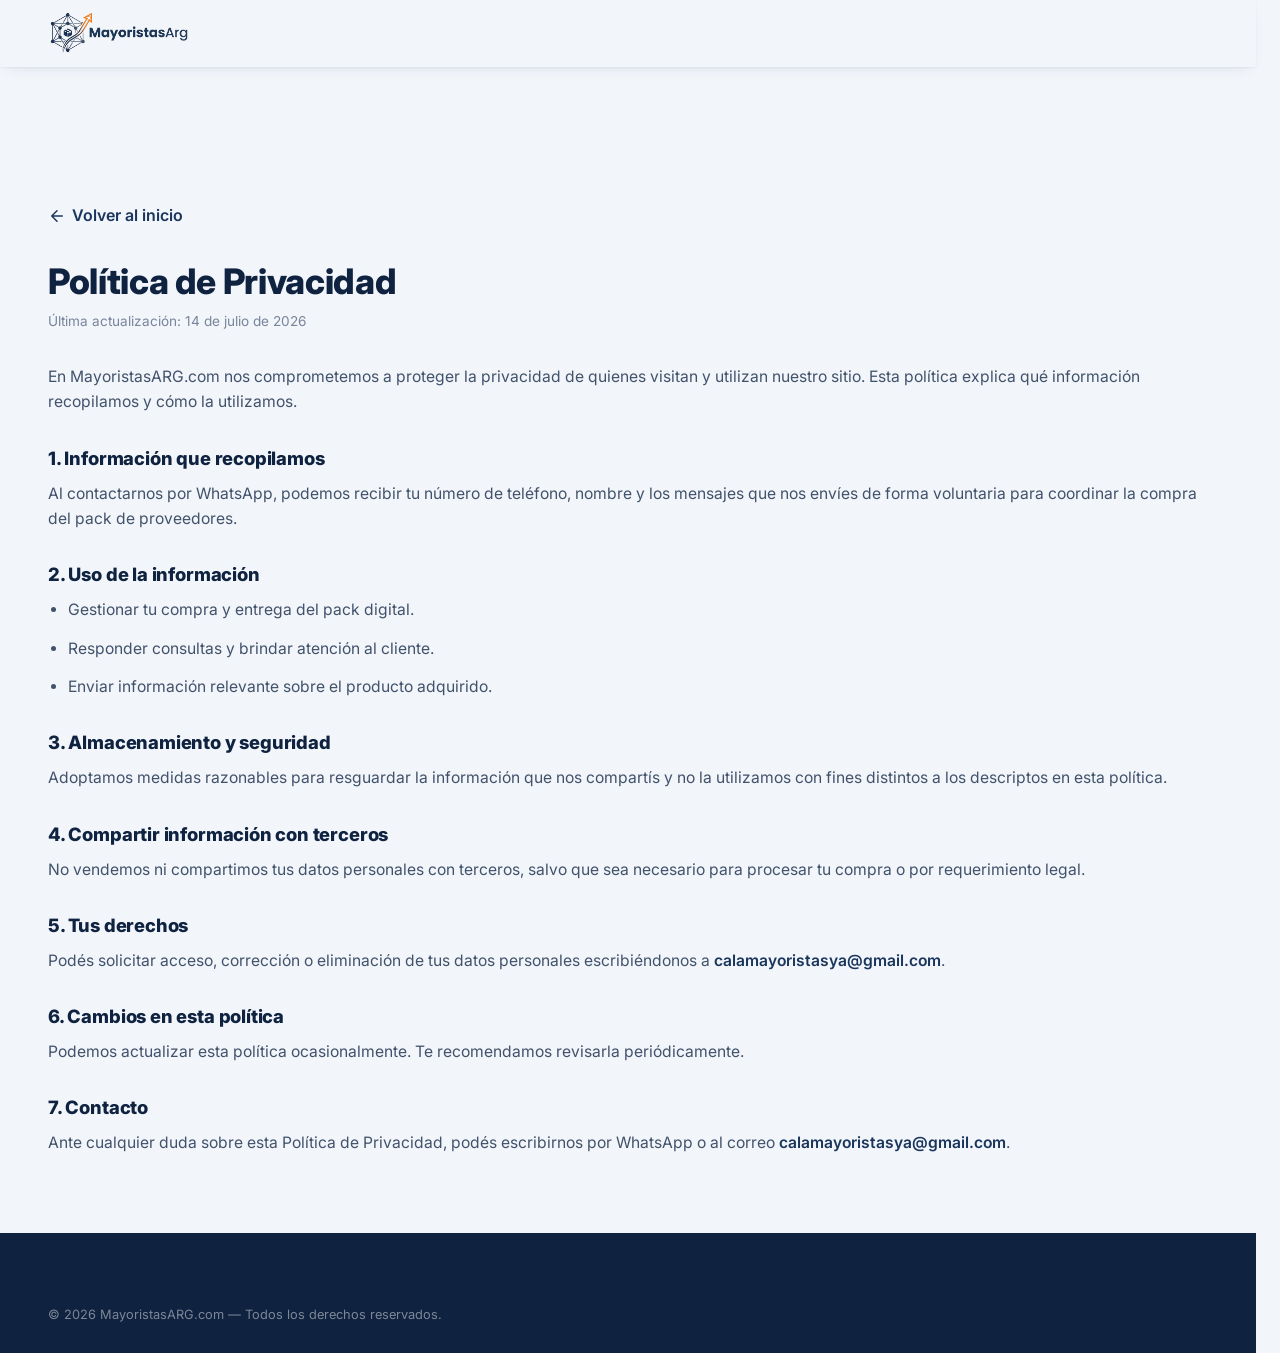
<file: privacidad.html>
<!DOCTYPE html>
<html lang="es-AR">
<head>
<meta charset="UTF-8">
<meta name="viewport" content="width=device-width, initial-scale=1">
<!-- Google Analytics (GA4) - configurar ID en js/analytics.js -->
<script src="js/analytics.js"></script>
<title>Política de Privacidad | MayoristasARG.com</title>
<meta name="description" content="Política de privacidad de MayoristasARG.com: cómo recopilamos, usamos y protegemos tus datos personales.">
<meta name="robots" content="index, follow">
<link rel="canonical" href="https://www.mayoristasarg.com/privacidad.html">
<link rel="icon" type="image/png" sizes="32x32" href="images/favicon-32.png">
<link rel="apple-touch-icon" sizes="180x180" href="images/favicon-180.png">
<link rel="preconnect" href="https://fonts.googleapis.com">
<link rel="preconnect" href="https://fonts.gstatic.com" crossorigin>
<link href="https://fonts.googleapis.com/css2?family=Inter:wght@400;500;600;700;800&family=Plus+Jakarta+Sans:wght@600;700;800&display=swap" rel="stylesheet">
<link rel="stylesheet" href="css/styles.css">
</head>
<body>
<a class="skip-link" href="#main">Saltar al contenido principal</a>

<div class="top-fixed is-scrolled">
  <header class="site-header">
    <div class="container">
      <a href="index.html" class="logo" aria-label="MayoristasARG.com - Inicio">
        <img src="images/logo-full.png" alt="MayoristasARG - Tus proveedores al instante" class="logo-img">
      </a>
    </div>
  </header>
</div>

<main id="main" class="legal-page">
  <div class="container">
    <a href="index.html" class="legal-back">
      <svg viewBox="0 0 24 24" fill="none" stroke="currentColor" stroke-width="2" stroke-linecap="round" stroke-linejoin="round" aria-hidden="true"><path d="m12 19-7-7 7-7M5 12h14"/></svg>
      Volver al inicio
    </a>

    <h1>Política de Privacidad</h1>
    <p class="updated">Última actualización: 14 de julio de 2026</p>

    <p>En MayoristasARG.com nos comprometemos a proteger la privacidad de quienes visitan y utilizan nuestro sitio. Esta política explica qué información recopilamos y cómo la utilizamos.</p>

    <h2>1. Información que recopilamos</h2>
    <p>Al contactarnos por WhatsApp, podemos recibir tu número de teléfono, nombre y los mensajes que nos envíes de forma voluntaria para coordinar la compra del pack de proveedores.</p>

    <h2>2. Uso de la información</h2>
    <ul>
      <li>Gestionar tu compra y entrega del pack digital.</li>
      <li>Responder consultas y brindar atención al cliente.</li>
      <li>Enviar información relevante sobre el producto adquirido.</li>
    </ul>

    <h2>3. Almacenamiento y seguridad</h2>
    <p>Adoptamos medidas razonables para resguardar la información que nos compartís y no la utilizamos con fines distintos a los descriptos en esta política.</p>

    <h2>4. Compartir información con terceros</h2>
    <p>No vendemos ni compartimos tus datos personales con terceros, salvo que sea necesario para procesar tu compra o por requerimiento legal.</p>

    <h2>5. Tus derechos</h2>
    <p>Podés solicitar acceso, corrección o eliminación de tus datos personales escribiéndonos a <a href="mailto:calamayoristasya@gmail.com">calamayoristasya@gmail.com</a>.</p>

    <h2>6. Cambios en esta política</h2>
    <p>Podemos actualizar esta política ocasionalmente. Te recomendamos revisarla periódicamente.</p>

    <h2>7. Contacto</h2>
    <p>Ante cualquier duda sobre esta Política de Privacidad, podés escribirnos por WhatsApp o al correo <a href="mailto:calamayoristasya@gmail.com">calamayoristasya@gmail.com</a>.</p>
  </div>
</main>

<footer class="site-footer">
  <div class="container">
    <div class="footer-bottom" style="border-top:none;padding-top:0;">
      <p>© <span id="year"></span> MayoristasARG.com — Todos los derechos reservados.</p>
    </div>
  </div>
</footer>

<script>document.getElementById("year").textContent = new Date().getFullYear();</script>
</body>
</html>
</file>
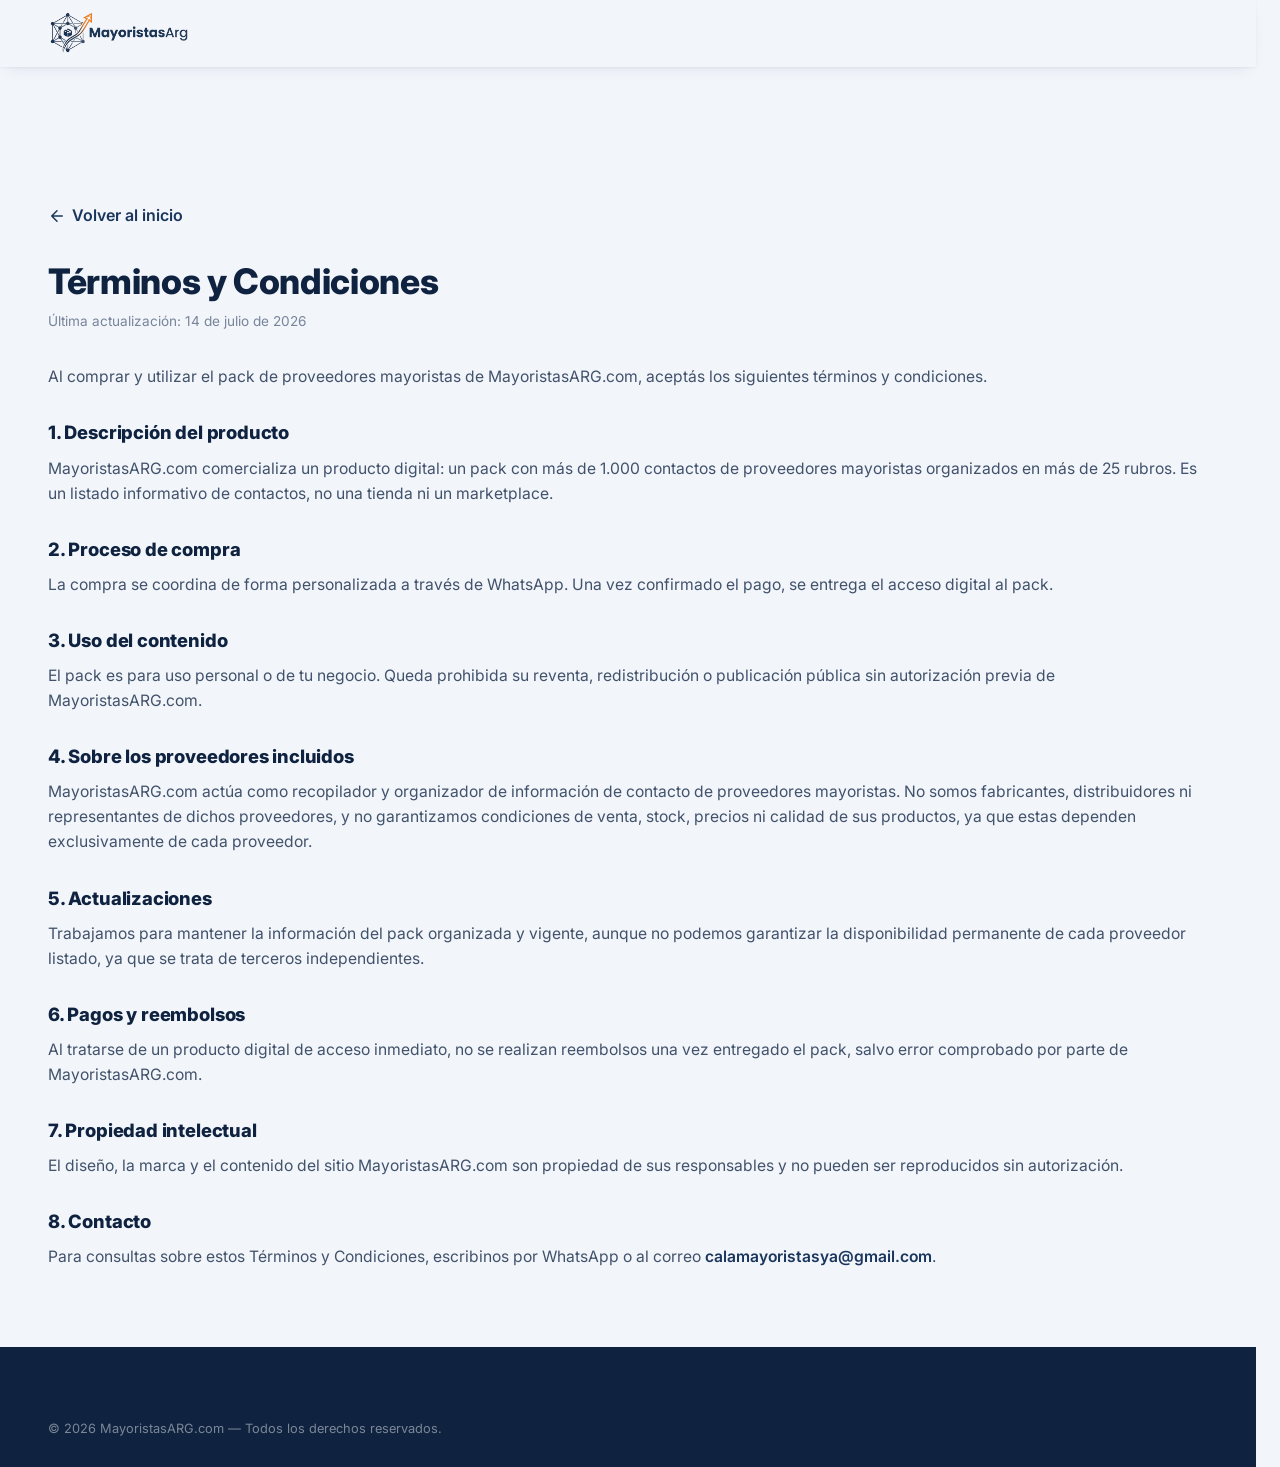
<file: terminos.html>
<!DOCTYPE html>
<html lang="es-AR">
<head>
<meta charset="UTF-8">
<meta name="viewport" content="width=device-width, initial-scale=1">
<!-- Google Analytics (GA4) - configurar ID en js/analytics.js -->
<script src="js/analytics.js"></script>
<title>Términos y Condiciones | MayoristasARG.com</title>
<meta name="description" content="Términos y condiciones de uso y compra del pack de proveedores mayoristas de MayoristasARG.com.">
<meta name="robots" content="index, follow">
<link rel="canonical" href="https://www.mayoristasarg.com/terminos.html">
<link rel="icon" type="image/png" sizes="32x32" href="images/favicon-32.png">
<link rel="apple-touch-icon" sizes="180x180" href="images/favicon-180.png">
<link rel="preconnect" href="https://fonts.googleapis.com">
<link rel="preconnect" href="https://fonts.gstatic.com" crossorigin>
<link href="https://fonts.googleapis.com/css2?family=Inter:wght@400;500;600;700;800&family=Plus+Jakarta+Sans:wght@600;700;800&display=swap" rel="stylesheet">
<link rel="stylesheet" href="css/styles.css">
</head>
<body>
<a class="skip-link" href="#main">Saltar al contenido principal</a>

<div class="top-fixed is-scrolled">
  <header class="site-header">
    <div class="container">
      <a href="index.html" class="logo" aria-label="MayoristasARG.com - Inicio">
        <img src="images/logo-full.png" alt="MayoristasARG - Tus proveedores al instante" class="logo-img">
      </a>
    </div>
  </header>
</div>

<main id="main" class="legal-page">
  <div class="container">
    <a href="index.html" class="legal-back">
      <svg viewBox="0 0 24 24" fill="none" stroke="currentColor" stroke-width="2" stroke-linecap="round" stroke-linejoin="round" aria-hidden="true"><path d="m12 19-7-7 7-7M5 12h14"/></svg>
      Volver al inicio
    </a>

    <h1>Términos y Condiciones</h1>
    <p class="updated">Última actualización: 14 de julio de 2026</p>

    <p>Al comprar y utilizar el pack de proveedores mayoristas de MayoristasARG.com, aceptás los siguientes términos y condiciones.</p>

    <h2>1. Descripción del producto</h2>
    <p>MayoristasARG.com comercializa un producto digital: un pack con más de 1.000 contactos de proveedores mayoristas organizados en más de 25 rubros. Es un listado informativo de contactos, no una tienda ni un marketplace.</p>

    <h2>2. Proceso de compra</h2>
    <p>La compra se coordina de forma personalizada a través de WhatsApp. Una vez confirmado el pago, se entrega el acceso digital al pack.</p>

    <h2>3. Uso del contenido</h2>
    <p>El pack es para uso personal o de tu negocio. Queda prohibida su reventa, redistribución o publicación pública sin autorización previa de MayoristasARG.com.</p>

    <h2>4. Sobre los proveedores incluidos</h2>
    <p>MayoristasARG.com actúa como recopilador y organizador de información de contacto de proveedores mayoristas. No somos fabricantes, distribuidores ni representantes de dichos proveedores, y no garantizamos condiciones de venta, stock, precios ni calidad de sus productos, ya que estas dependen exclusivamente de cada proveedor.</p>

    <h2>5. Actualizaciones</h2>
    <p>Trabajamos para mantener la información del pack organizada y vigente, aunque no podemos garantizar la disponibilidad permanente de cada proveedor listado, ya que se trata de terceros independientes.</p>

    <h2>6. Pagos y reembolsos</h2>
    <p>Al tratarse de un producto digital de acceso inmediato, no se realizan reembolsos una vez entregado el pack, salvo error comprobado por parte de MayoristasARG.com.</p>

    <h2>7. Propiedad intelectual</h2>
    <p>El diseño, la marca y el contenido del sitio MayoristasARG.com son propiedad de sus responsables y no pueden ser reproducidos sin autorización.</p>

    <h2>8. Contacto</h2>
    <p>Para consultas sobre estos Términos y Condiciones, escribinos por WhatsApp o al correo <a href="mailto:calamayoristasya@gmail.com">calamayoristasya@gmail.com</a>.</p>
  </div>
</main>

<footer class="site-footer">
  <div class="container">
    <div class="footer-bottom" style="border-top:none;padding-top:0;">
      <p>© <span id="year"></span> MayoristasARG.com — Todos los derechos reservados.</p>
    </div>
  </div>
</footer>

<script>document.getElementById("year").textContent = new Date().getFullYear();</script>
</body>
</html>
</file>
<file: css/styles.css>
/* =========================================================
   MayoristasARG.com — Claymorphism / Soft UI
   Paleta de marca: Azul Marino #1A365D · Naranja #F97316 · Blanco #FFFFFF
   ========================================================= */

:root {
  --cream: #f2f5fa;
  --cream-2: #e9eff7;
  --cream-3: #dae3f0;
  --card: #ffffff;
  --card-2: #fbfcfe;

  --ink: #0f2340;
  --body: #41526b;
  --muted: #78859b;

  --line: #e2e8f2;
  --line-2: #ccd7e6;

  --clay: #1a365d;
  --clay-hover: #24487a;
  --clay-dark: #0e2340;
  --clay-tint: #e7eef8;

  --accent: #f97316;
  --accent-hover: #fb8a3c;
  --accent-dark: #b8530b;
  --accent-tint: #fff0e3;

  --sage: #25be63;
  --whatsapp: #25d366;
  --whatsapp-dark: #128c4a;
  --gold: #f97316;
  --doc-accent: #f97316;

  --font-heading: "Poppins", "Inter", system-ui, sans-serif;
  --font-body: "Inter", system-ui, -apple-system, sans-serif;

  --radius-card: 24px;
  --radius-card-sm: 20px;
  --radius-pill: 999px;
  --radius-input: 14px;

  --sh-sm: 0 1px 2px rgba(23, 40, 80, 0.05), 0 6px 16px -8px rgba(23, 40, 80, 0.12);
  --sh-md: 0 3px 8px -3px rgba(23, 40, 80, 0.1), 0 18px 36px -18px rgba(23, 40, 80, 0.16);
  --sh-inset: inset 0 1px 0 rgba(255, 255, 255, 0.7);

  --container-w: 1200px;
  --bounce: cubic-bezier(0.34, 1.56, 0.64, 1);
  --ease: cubic-bezier(0.4, 0, 0.2, 1);
}

/* ---------- Reset ---------- */
*,
*::before,
*::after {
  box-sizing: border-box;
  margin: 0;
  padding: 0;
}

html {
  scroll-behavior: smooth;
  -webkit-text-size-adjust: 100%;
}

@media (prefers-reduced-motion: reduce) {
  html {
    scroll-behavior: auto;
  }
  *,
  *::before,
  *::after {
    animation-duration: 0.01ms !important;
    animation-iteration-count: 1 !important;
    transition-duration: 0.01ms !important;
    scroll-behavior: auto !important;
  }
}

body {
  font-family: var(--font-body);
  color: var(--body);
  background: var(--cream);
  line-height: 1.6;
  font-size: 16px;
  -webkit-font-smoothing: antialiased;
  overflow-x: hidden;
}

@media (min-width: 900px) {
  body {
    padding-right: 24px;
  }
}

img,
svg {
  display: block;
  max-width: 100%;
}

a {
  color: inherit;
  text-decoration: none;
}

button {
  font-family: inherit;
  border: none;
  background: none;
  cursor: pointer;
  color: inherit;
}

ul {
  list-style: none;
}

h1,
h2,
h3,
h4 {
  font-family: var(--font-heading);
  font-weight: 800;
  color: var(--ink);
  line-height: 1.2;
  letter-spacing: -0.01em;
}

.skip-link {
  position: absolute;
  top: -100px;
  left: 1rem;
  background: var(--ink);
  color: #fff;
  padding: 0.75rem 1.25rem;
  border-radius: var(--radius-input);
  z-index: 2000;
  transition: top 0.2s var(--ease);
}

.skip-link:focus {
  top: 1rem;
}

:focus-visible {
  outline: 3px solid var(--clay);
  outline-offset: 2px;
}

/* ---------- Layout ---------- */
.container {
  width: 100%;
  max-width: var(--container-w);
  margin-inline: auto;
  padding-inline: 1.25rem;
}

section {
  position: relative;
}

.section-pad {
  padding-block: clamp(3.25rem, 7vw, 6rem);
  scroll-margin-top: 130px;
}

.bg-cream {
  background: var(--cream);
}

.bg-cream-2 {
  background: var(--cream-2);
}

.section-head {
  max-width: 640px;
  margin-inline: auto;
  text-align: center;
  margin-bottom: clamp(2.25rem, 5vw, 3.25rem);
}

.eyebrow {
  display: inline-flex;
  align-items: center;
  gap: 0.4rem;
  font-family: var(--font-heading);
  font-size: 0.8rem;
  font-weight: 700;
  letter-spacing: 0.03em;
  color: var(--accent-dark);
  background: var(--accent-tint);
  padding: 0.45rem 1rem;
  border-radius: var(--radius-pill);
  margin-bottom: 1rem;
}

.section-head h2 {
  font-size: clamp(1.7rem, 4vw, 2.4rem);
  margin-bottom: 0.85rem;
  text-wrap: balance;
}

.section-head p {
  color: var(--muted);
  font-size: 1.05rem;
}

.grid {
  display: grid;
  gap: 1.5rem;
}

/* ---------- Botones squishy ---------- */
.btn {
  display: inline-flex;
  align-items: center;
  justify-content: center;
  gap: 0.55rem;
  padding: 0.95rem 1.85rem;
  border-radius: var(--radius-pill);
  font-family: var(--font-heading);
  font-weight: 700;
  font-size: 1rem;
  white-space: nowrap;
  transition: transform 0.15s var(--bounce), box-shadow 0.15s var(--ease), background 0.15s var(--ease);
}

.btn svg {
  width: 19px;
  height: 19px;
  flex-shrink: 0;
}

.btn-primary {
  background: var(--clay);
  color: #fff;
  box-shadow: 0 5px 0 0 var(--clay-dark), var(--sh-sm);
}

.btn-primary:hover,
.btn-primary:focus-visible {
  background: var(--clay-hover);
  transform: translateY(-2px);
  box-shadow: 0 7px 0 0 var(--clay-dark), var(--sh-md);
}

.btn-primary:active {
  transform: translateY(5px);
  box-shadow: 0 0 0 0 var(--clay-dark);
}

.btn-outline {
  background: #fff;
  color: var(--ink);
  border: 2px solid var(--line-2);
  box-shadow: 0 4px 0 0 var(--line-2), var(--sh-sm);
}

.btn-outline:hover,
.btn-outline:focus-visible {
  border-color: var(--clay);
  color: var(--clay-dark);
  transform: translateY(-2px);
  box-shadow: 0 6px 0 0 var(--line-2), var(--sh-md);
}

.btn-outline:active {
  transform: translateY(4px);
  box-shadow: 0 0 0 0 var(--line-2);
}

.btn-whatsapp {
  background: var(--whatsapp);
  color: #fff;
  box-shadow: 0 5px 0 0 var(--whatsapp-dark), var(--sh-sm);
}

.btn-whatsapp:hover,
.btn-whatsapp:focus-visible {
  background: #2fe077;
  transform: translateY(-2px);
  box-shadow: 0 7px 0 0 var(--whatsapp-dark), var(--sh-md);
}

.btn-whatsapp:active {
  transform: translateY(5px);
  box-shadow: 0 0 0 0 var(--whatsapp-dark);
}

.btn-lg {
  padding: 1.1rem 2.25rem;
  font-size: 1.05rem;
}

.btn-block {
  width: 100%;
}

.btn.is-added {
  background: var(--sage);
  box-shadow: 0 5px 0 0 #189449, var(--sh-sm);
}

.chip {
  display: inline-flex;
  align-items: center;
  gap: 0.35rem;
  font-size: 0.8rem;
  font-weight: 700;
  color: var(--whatsapp-dark);
  background: #dcf7e6;
  padding: 0.3rem 0.8rem;
  border-radius: var(--radius-pill);
}

/* ---------- Barra de progreso de scroll ---------- */
.scroll-progress {
  position: fixed;
  top: 0;
  left: 0;
  height: 3px;
  width: 0%;
  background: var(--accent);
  z-index: 1100;
  transition: width 0.1s linear;
}

/* ---------- Banner de oferta ---------- */
.offer-banner {
  background: var(--clay);
  color: #fff;
}

.offer-banner .container {
  display: flex;
  align-items: center;
  justify-content: center;
  gap: 0.75rem;
  padding-block: 0.65rem;
  position: relative;
  font-size: 0.85rem;
  font-weight: 700;
  text-align: center;
}

.offer-banner svg {
  width: 15px;
  height: 15px;
  flex-shrink: 0;
}

.offer-banner .short {
  display: none;
}

@media (max-width: 560px) {
  .offer-banner .full {
    display: none;
  }
  .offer-banner .short {
    display: inline;
  }
}

/* ---------- Header / Nav ---------- */
.top-fixed {
  position: sticky;
  top: 0;
  z-index: 900;
}

.site-header {
  background: rgba(242, 245, 250, 0.85);
  backdrop-filter: blur(10px);
  -webkit-backdrop-filter: blur(10px);
  padding-block: 1rem;
  transition: box-shadow 0.2s var(--ease), padding 0.2s var(--ease), background 0.2s var(--ease);
}

.top-fixed.is-scrolled .site-header {
  box-shadow: var(--sh-sm);
  padding-block: 0.65rem;
}

.site-header .container {
  display: flex;
  align-items: center;
  gap: 1.5rem;
}

.logo {
  display: flex;
  align-items: center;
  flex-shrink: 0;
}

.logo-img {
  height: 40px;
  width: auto;
}

@media (min-width: 900px) {
  .logo-img {
    height: 46px;
  }
}

.main-nav {
  display: none;
}

.main-nav ul {
  display: flex;
  align-items: center;
  gap: 1.9rem;
}

.main-nav a {
  font-weight: 600;
  font-size: 0.94rem;
  color: var(--body);
  transition: color 0.15s var(--ease);
}

.main-nav a:hover {
  color: var(--clay);
}

.header-actions {
  display: flex;
  align-items: center;
  gap: 0.75rem;
  flex-shrink: 0;
}

@media (max-width: 899px) {
  .header-cta {
    display: none;
  }

  .site-header .container {
    display: grid;
    grid-template-columns: 46px 1fr 46px;
    grid-auto-flow: dense;
    align-items: center;
    column-gap: 0.6rem;
  }

  .logo {
    grid-column: 2;
    grid-row: 1;
    justify-content: center;
  }

  .header-actions {
    display: contents;
  }

  .nav-toggle {
    grid-column: 1;
    grid-row: 1;
  }

  .cart-btn {
    grid-column: 3;
    grid-row: 1;
    justify-self: end;
  }
}

.cart-btn {
  position: relative;
  width: 46px;
  height: 46px;
  border-radius: 50%;
  background: #fff;
  border: 2px solid var(--line);
  display: flex;
  align-items: center;
  justify-content: center;
  box-shadow: var(--sh-sm);
  transition: transform 0.15s var(--bounce), border-color 0.15s var(--ease);
}

.cart-btn:hover {
  transform: translateY(-2px);
  border-color: var(--clay);
}

.cart-btn svg {
  width: 20px;
  height: 20px;
  color: var(--ink);
}

.cart-badge {
  position: absolute;
  top: -4px;
  right: -4px;
  min-width: 20px;
  height: 20px;
  padding: 0 4px;
  border-radius: 50%;
  background: var(--accent);
  color: #fff;
  font-size: 0.68rem;
  font-weight: 800;
  display: flex;
  align-items: center;
  justify-content: center;
  opacity: 0;
  transform: scale(0.6);
  transition: transform 0.25s var(--bounce), opacity 0.2s var(--ease);
  box-shadow: 0 2px 0 0 var(--accent-dark);
}

.cart-badge.is-visible {
  opacity: 1;
  transform: scale(1);
}

.cart-badge.bump {
  animation: badge-bump 0.4s var(--bounce);
}

@keyframes badge-bump {
  0% {
    transform: scale(1);
  }
  40% {
    transform: scale(1.35);
  }
  100% {
    transform: scale(1);
  }
}

.nav-toggle {
  width: 46px;
  height: 46px;
  border-radius: 50%;
  background: #fff;
  border: 2px solid var(--line);
  display: flex;
  align-items: center;
  justify-content: center;
  box-shadow: var(--sh-sm);
}

.nav-toggle svg {
  width: 20px;
  height: 20px;
  color: var(--ink);
}

.nav-toggle .icon-close {
  display: none;
}

.nav-toggle[aria-expanded="true"] .icon-open {
  display: none;
}

.nav-toggle[aria-expanded="true"] .icon-close {
  display: block;
}

@media (min-width: 900px) {
  .main-nav {
    display: flex;
    flex: 1;
    justify-content: center;
  }
  .nav-toggle {
    display: none;
  }
}

/* ---------- Mobile nav ---------- */
.mobile-nav {
  position: fixed;
  inset: 0;
  top: 0;
  height: 100vh;
  height: 100dvh;
  background: var(--cream);
  z-index: 890;
  padding: 8rem 1.5rem 2.5rem;
  transform: translateY(-100%);
  opacity: 0;
  transition: transform 0.3s var(--ease), opacity 0.3s var(--ease);
  overflow-y: auto;
}

.mobile-nav.is-open {
  transform: translateY(0);
  opacity: 1;
}

.mobile-nav ul {
  display: flex;
  flex-direction: column;
  gap: 0.5rem;
}

.mobile-nav a {
  display: flex;
  align-items: center;
  gap: 0.85rem;
  padding: 0.9rem 1.15rem;
  font-family: var(--font-heading);
  font-weight: 700;
  font-size: 1.02rem;
  background: #fff;
  border-radius: var(--radius-card-sm);
  box-shadow: var(--sh-sm);
  transition: transform 0.15s var(--bounce), box-shadow 0.15s var(--ease);
}

.mobile-nav a:active {
  transform: scale(0.98);
}

.mn-ic {
  width: 34px;
  height: 34px;
  border-radius: 10px;
  background: var(--clay-tint);
  color: var(--clay);
  display: flex;
  align-items: center;
  justify-content: center;
  flex-shrink: 0;
}

.mn-ic svg {
  width: 17px;
  height: 17px;
}

.mobile-nav-social {
  display: flex;
  align-items: center;
  justify-content: center;
  gap: 0.85rem;
  margin-top: 1.75rem;
}

.mobile-nav-social a {
  width: 56px;
  height: 56px;
  padding: 0;
  border-radius: 50%;
  background: #fff;
  box-shadow: var(--sh-sm);
  display: flex;
  align-items: center;
  justify-content: center;
  transition: transform 0.15s var(--bounce), background 0.15s var(--ease), color 0.15s var(--ease);
  color: var(--ink);
}

.mobile-nav-social a:hover,
.mobile-nav-social a:active {
  background: var(--clay);
  color: #fff;
  transform: translateY(-2px);
}

.mobile-nav-social svg {
  width: 27px;
  height: 27px;
}

.mobile-nav .btn {
  margin-top: 1.5rem;
  background: var(--clay);
  color: #fff;
  box-shadow: 0 5px 0 0 var(--clay-dark), var(--sh-sm);
}

body.nav-open,
body.cart-open {
  overflow: hidden;
}

@media (min-width: 900px) {
  .mobile-nav {
    display: none;
  }
}

/* ---------- Hero ---------- */
.hero {
  padding-top: clamp(2.5rem, 6vw, 4rem);
  padding-bottom: clamp(3rem, 6vw, 4.5rem);
  overflow: hidden;
}

.hero .container {
  display: grid;
  gap: clamp(2.5rem, 6vw, 3.5rem);
  align-items: center;
}

@media (min-width: 960px) {
  .hero .container {
    grid-template-columns: 1.05fr 0.95fr;
  }
  .hero-visual {
    order: 2;
  }
  .hero-copy {
    order: 1;
  }
}

@media (max-width: 959px) {
  .hero-copy {
    text-align: center;
  }
  .hero-badge {
    margin-inline: auto;
  }
  .hero-sub {
    margin-inline: auto;
  }
  .hero-trust {
    align-items: center;
  }
  .hero-trust li {
    justify-content: center;
  }
  .hero-price {
    justify-content: center;
  }
  .hero-actions {
    justify-content: center;
  }
}

.hero-badge {
  display: inline-flex;
  align-items: center;
  gap: 0.5rem;
  background: #fff;
  border: 2px solid var(--line);
  padding: 0.5rem 1.1rem;
  border-radius: var(--radius-pill);
  font-size: 0.85rem;
  font-weight: 700;
  color: var(--body);
  box-shadow: var(--sh-sm);
  margin-bottom: 1.5rem;
}

.hero-badge .dot {
  width: 8px;
  height: 8px;
  border-radius: 50%;
  background: var(--sage);
}

.hero h1 {
  font-size: clamp(2.1rem, 5vw, 3.1rem);
  line-height: 1.15;
  margin-bottom: 1.25rem;
  text-wrap: balance;
}

.hero h1 .hl {
  background: var(--accent-tint);
  color: var(--accent-dark);
  padding: 0.05em 0.25em;
  border-radius: 10px;
  box-decoration-break: clone;
  -webkit-box-decoration-break: clone;
  white-space: nowrap;
}

.hero-sub {
  font-size: 1.08rem;
  color: var(--body);
  margin-bottom: 1.5rem;
  max-width: 46ch;
}

.hero-trust {
  display: flex;
  flex-direction: column;
  gap: 0.65rem;
  margin-bottom: 1.5rem;
}

.hero-trust li {
  display: flex;
  align-items: center;
  gap: 0.65rem;
  font-weight: 600;
  font-size: 0.95rem;
  color: var(--ink);
}

.hero-trust li svg {
  width: 22px;
  height: 22px;
  flex-shrink: 0;
  border-radius: 50%;
  background: #dcf7e6;
  color: var(--sage);
  padding: 4px;
}

.hero-price {
  display: flex;
  align-items: center;
  gap: 0.75rem;
  margin-bottom: 1.75rem;
  flex-wrap: wrap;
}

.hero-price .from {
  font-size: 0.9rem;
  color: var(--muted);
}

.hero-price strong {
  font-family: var(--font-heading);
  font-size: 1.9rem;
  font-weight: 800;
  color: var(--ink);
}

.hero-actions {
  display: flex;
  flex-wrap: wrap;
  gap: 0.85rem;
}

/* ---------- Hero visual: doc card ---------- */
.hero-visual {
  position: relative;
}

.doc-mockup {
  position: relative;
  z-index: 0;
  max-width: 420px;
  margin-inline: auto;
}

.doc-mockup::before,
.doc-mockup::after {
  content: "";
  position: absolute;
  z-index: -1;
  inset: 10px 16px 16px 16px;
  background: var(--cream-2);
  border-radius: var(--radius-card);
  box-shadow: var(--sh-sm);
}

.doc-mockup::before {
  transform: rotate(-4deg) translateY(6px);
}

.doc-mockup::after {
  transform: rotate(4deg) translateY(10px);
  background: var(--cream-3);
}

.doc-card {
  background: var(--card);
  border-radius: var(--radius-card);
  box-shadow: var(--sh-md), var(--sh-inset);
  padding: 0;
  position: relative;
  overflow: hidden;
  animation: doc-float 5s ease-in-out infinite;
}

.doc-card-top {
  display: flex;
  align-items: center;
  justify-content: space-between;
  gap: 0.75rem;
  background: linear-gradient(135deg, var(--clay), var(--clay-dark));
  color: #fff;
  padding: 0.85rem 1.5rem;
  font-size: 0.82rem;
  font-weight: 700;
}

.doc-card-top-left {
  display: flex;
  align-items: center;
  gap: 0.5rem;
  white-space: nowrap;
}

.doc-card-top-left svg {
  width: 16px;
  height: 16px;
  flex-shrink: 0;
}

.doc-card-top-right {
  opacity: 0.9;
  font-weight: 600;
  font-size: 0.78rem;
  white-space: nowrap;
}

.doc-card-body {
  padding: 1.75rem;
}

@keyframes doc-float {
  0%,
  100% {
    transform: translateY(0) rotate(0deg);
  }
  50% {
    transform: translateY(-7px) rotate(-0.6deg);
  }
}

@media (prefers-reduced-motion: reduce) {
  .doc-card {
    animation: none;
  }
}

.doc-brand {
  display: flex;
  align-items: center;
  gap: 0.6rem;
  margin-bottom: 1rem;
}

.doc-brand-mark {
  width: 28px;
  height: 28px;
  border-radius: 8px;
}

.doc-brand strong {
  font-family: var(--font-heading);
  font-weight: 800;
  color: var(--ink);
}

.doc-card h3 {
  font-size: 1.2rem;
  margin-bottom: 0.3rem;
}

.doc-card-body > p {
  color: var(--muted);
  font-size: 0.88rem;
  margin-bottom: 1rem;
}

.doc-card hr {
  border: none;
  border-top: 1px solid var(--line);
  margin-bottom: 1rem;
}

.doc-rows {
  display: flex;
  flex-direction: column;
  gap: 0.75rem;
  margin-bottom: 1.1rem;
}

.doc-rows li {
  display: flex;
  align-items: baseline;
  gap: 0.5rem;
  font-size: 0.92rem;
  font-weight: 600;
  color: var(--ink);
}

.doc-row-dots {
  flex: 1;
  border-bottom: 2px dotted var(--line);
  margin-bottom: 0.2rem;
}

.doc-rows li b {
  color: var(--doc-accent);
  font-family: var(--font-heading);
  font-weight: 800;
}

.doc-more-btn {
  width: 100%;
  background: var(--clay-tint);
  color: var(--clay-dark);
  font-weight: 700;
  font-size: 0.88rem;
  padding: 0.75rem;
  border-radius: var(--radius-input);
  text-align: center;
  transition: background 0.15s var(--ease), transform 0.15s var(--bounce);
}

.doc-more-btn:hover {
  background: #d9e4fb;
  transform: translateY(-1px);
}

.float-pill {
  position: absolute;
  display: flex;
  align-items: center;
  gap: 0.6rem;
  background: #fff;
  border-radius: var(--radius-card-sm);
  box-shadow: var(--sh-md), var(--sh-inset);
  padding: 0.75rem 1rem;
  font-size: 0.8rem;
  font-weight: 700;
  color: var(--ink);
  animation: float-bob 4s ease-in-out infinite;
}

.float-pill .ic {
  width: 34px;
  height: 34px;
  border-radius: 10px;
  background: var(--clay-tint);
  color: var(--clay);
  display: flex;
  align-items: center;
  justify-content: center;
  flex-shrink: 0;
}

.float-pill .ic svg {
  width: 17px;
  height: 17px;
}

.float-pill small {
  display: block;
  color: var(--muted);
  font-weight: 500;
  font-size: 0.74rem;
}

.float-pill.pill-a {
  top: -9%;
  left: -14%;
  animation-delay: 0s;
}

.float-pill.pill-b {
  bottom: -7%;
  right: -12%;
  background: var(--ink);
  color: #fff;
  animation-delay: 0.6s;
}

.float-pill.pill-b small {
  color: rgba(255, 255, 255, 0.65);
}

@media (max-width: 640px) {
  .float-pill {
    display: none;
  }
}

@keyframes float-bob {
  0%,
  100% {
    transform: translateY(0);
  }
  50% {
    transform: translateY(-10px);
  }
}

@media (prefers-reduced-motion: reduce) {
  .float-pill {
    animation: none;
  }
}

/* ---------- Stats ---------- */
.stats-row {
  padding-block: clamp(2rem, 4vw, 3rem);
}

.stats-marquee {
  overflow: hidden;
  -webkit-mask-image: linear-gradient(90deg, transparent, #000 6%, #000 94%, transparent);
  mask-image: linear-gradient(90deg, transparent, #000 6%, #000 94%, transparent);
}

.stats-track {
  display: flex;
  gap: 1rem;
  width: max-content;
  animation: stats-scroll 22s linear infinite;
}

@keyframes stats-scroll {
  from {
    transform: translateX(-50%);
  }
  to {
    transform: translateX(0);
  }
}

@media (prefers-reduced-motion: reduce) {
  .stats-track {
    animation: none;
  }
}

.stats-marquee:hover .stats-track {
  animation-play-state: paused;
}

.stat-card {
  background: #fff;
  border-radius: var(--radius-card-sm);
  padding: 1.5rem 1rem;
  box-shadow: var(--sh-sm);
  text-align: center;
}

.stats-track .stat-card {
  flex-shrink: 0;
  width: 200px;
}

.stat-num {
  font-family: var(--font-heading);
  font-size: clamp(1.6rem, 4vw, 2.1rem);
  font-weight: 800;
  color: var(--clay);
  margin-bottom: 0.25rem;
}

.stat-label {
  font-size: 0.85rem;
  color: var(--muted);
  font-weight: 600;
}

/* ---------- Precios ---------- */
.pricing-grid {
  grid-template-columns: 1fr;
  max-width: 1180px;
  margin-inline: auto;
  align-items: stretch;
}

@media (min-width: 700px) {
  .pricing-grid {
    grid-template-columns: repeat(2, 1fr);
  }
}

@media (min-width: 1040px) {
  .pricing-grid {
    grid-template-columns: repeat(3, 1fr);
  }
}

.price-card {
  position: relative;
  background: var(--card);
  border-radius: var(--radius-card);
  padding: 2rem 1.75rem;
  display: flex;
  flex-direction: column;
  box-shadow: var(--sh-sm), var(--sh-inset);
  transition: transform 0.2s var(--bounce), box-shadow 0.2s var(--ease);
}

.price-card:hover {
  transform: translateY(-6px);
  box-shadow: var(--sh-md), var(--sh-inset);
}

.price-card.popular {
  border: 2px solid var(--accent);
  box-shadow: var(--sh-md), var(--sh-inset);
}

.price-card h3 {
  font-size: 1.3rem;
  margin-bottom: 0.35rem;
}

.price-desc {
  color: var(--muted);
  font-size: 0.9rem;
  min-height: 2.5em;
  margin-bottom: 1.25rem;
}

.price-badge {
  position: absolute;
  top: -14px;
  left: 50%;
  transform: translateX(-50%);
  background: linear-gradient(135deg, var(--accent), var(--accent-dark));
  color: #fff;
  font-size: 0.75rem;
  font-weight: 800;
  padding: 0.45rem 1.1rem;
  border-radius: var(--radius-pill);
  box-shadow: var(--sh-sm);
  white-space: nowrap;
}

.price-row {
  display: flex;
  align-items: center;
  gap: 0.6rem;
  margin-bottom: 0.15rem;
}

.price-old {
  color: var(--muted);
  text-decoration: line-through;
  font-size: 1rem;
  font-weight: 600;
}

.price-off {
  background: #fdeee0;
  color: #b0620f;
  font-size: 0.72rem;
  font-weight: 800;
  padding: 0.15rem 0.5rem;
  border-radius: var(--radius-pill);
}

.price-new {
  font-family: var(--font-heading);
  font-size: clamp(2rem, 4vw, 2.5rem);
  font-weight: 800;
  color: var(--ink);
  line-height: 1.15;
}

.price-save {
  display: inline-block;
  align-self: flex-start;
  font-size: 0.78rem;
  font-weight: 700;
  color: var(--whatsapp-dark);
  background: #dcf7e6;
  padding: 0.25rem 0.65rem;
  border-radius: var(--radius-pill);
  margin: 0.6rem 0 1.4rem;
}

.price-features {
  display: flex;
  flex-direction: column;
  justify-content: center;
  gap: 0.65rem;
  margin-bottom: 1.75rem;
  flex-grow: 1;
}

.price-features li {
  display: flex;
  align-items: flex-start;
  gap: 0.55rem;
  font-size: 0.9rem;
  color: var(--body);
}

.price-features li::before {
  content: "✓";
  flex-shrink: 0;
  width: 20px;
  height: 20px;
  border-radius: 50%;
  background: #dcf7e6;
  color: var(--sage);
  font-size: 0.72rem;
  font-weight: 800;
  display: flex;
  align-items: center;
  justify-content: center;
  margin-top: 0.1rem;
}

.price-features li.popular-feature {
  color: var(--ink);
  font-weight: 700;
}

.pricing-note {
  text-align: center;
  margin-top: 2.25rem;
  color: var(--muted);
  font-size: 0.85rem;
  font-weight: 600;
  display: flex;
  align-items: center;
  justify-content: center;
  gap: 0.4rem;
}

.pricing-note svg {
  width: 16px;
  height: 16px;
  color: var(--whatsapp);
}

/* ---------- Rubros ---------- */
.category-grid {
  grid-template-columns: repeat(2, 1fr);
}

@media (min-width: 560px) {
  .category-grid {
    grid-template-columns: repeat(3, 1fr);
  }
}

@media (min-width: 900px) {
  .category-grid {
    grid-template-columns: repeat(5, 1fr);
  }
}

.category-card {
  background: var(--card);
  border-radius: var(--radius-card-sm);
  padding: 1.25rem 1rem;
  text-align: center;
  box-shadow: var(--sh-sm);
  transition: transform 0.2s var(--bounce), box-shadow 0.2s var(--ease);
}

.category-card:hover {
  transform: translateY(-4px);
  box-shadow: var(--sh-md);
}

.category-card .cat-icon {
  width: 46px;
  height: 46px;
  border-radius: 14px;
  background: var(--clay-tint);
  color: var(--clay);
  display: flex;
  align-items: center;
  justify-content: center;
  margin: 0 auto 0.85rem;
}

.category-card .cat-icon svg {
  width: 22px;
  height: 22px;
}

.category-card span {
  display: block;
  font-weight: 700;
  color: var(--ink);
  font-size: 0.92rem;
  margin-bottom: 0.25rem;
}

.category-card small {
  color: var(--muted);
  font-size: 0.78rem;
  font-weight: 600;
}

/* ---------- Beneficios ---------- */
.benefits-grid {
  grid-template-columns: 1fr;
}

@media (min-width: 640px) {
  .benefits-grid {
    grid-template-columns: repeat(2, 1fr);
  }
}

@media (min-width: 1000px) {
  .benefits-grid {
    grid-template-columns: repeat(3, 1fr);
  }
}

.benefit-card {
  background: var(--card);
  border-radius: var(--radius-card);
  padding: 1.75rem;
  box-shadow: var(--sh-sm), var(--sh-inset);
  transition: transform 0.2s var(--bounce), box-shadow 0.2s var(--ease);
}

.benefit-card:hover {
  transform: translateY(-5px);
  box-shadow: var(--sh-md);
}

.benefit-icon {
  width: 52px;
  height: 52px;
  border-radius: 16px;
  background: var(--accent-tint);
  color: var(--accent-dark);
  display: flex;
  align-items: center;
  justify-content: center;
  margin-bottom: 1.1rem;
}

.benefit-icon svg {
  width: 24px;
  height: 24px;
}

.benefit-card h3 {
  font-size: 1.1rem;
  margin-bottom: 0.5rem;
}

.benefit-card p {
  color: var(--body);
  font-size: 0.92rem;
}

/* ---------- Cómo funciona ---------- */
.steps-grid {
  grid-template-columns: 1fr;
}

@media (min-width: 640px) {
  .steps-grid {
    grid-template-columns: repeat(2, 1fr);
  }
}

@media (min-width: 1000px) {
  .steps-grid {
    grid-template-columns: repeat(4, 1fr);
  }
}

.step-card {
  background: var(--card);
  border-radius: var(--radius-card);
  padding: 1.75rem;
  box-shadow: var(--sh-sm), var(--sh-inset);
  text-align: center;
}

.step-num {
  width: 44px;
  height: 44px;
  border-radius: 50%;
  background: linear-gradient(135deg, var(--accent), var(--accent-dark));
  color: #fff;
  font-family: var(--font-heading);
  font-weight: 800;
  font-size: 1.1rem;
  display: flex;
  align-items: center;
  justify-content: center;
  margin: 0 auto 1rem;
  box-shadow: 0 4px 0 0 var(--clay-dark);
}

.step-card h3 {
  font-size: 1.05rem;
  margin-bottom: 0.5rem;
}

.step-card p {
  color: var(--body);
  font-size: 0.9rem;
}

/* ---------- Testimonios ---------- */
.testimonial-grid {
  grid-template-columns: 1fr;
}

@media (min-width: 700px) {
  .testimonial-grid {
    grid-template-columns: repeat(3, 1fr);
  }
}

.testimonial-card {
  background: var(--card);
  border-radius: var(--radius-card);
  padding: 1.75rem;
  box-shadow: var(--sh-sm), var(--sh-inset);
}

.testimonial-tag {
  display: inline-block;
  font-size: 0.7rem;
  font-weight: 700;
  color: var(--muted);
  background: var(--cream-2);
  padding: 0.2rem 0.6rem;
  border-radius: var(--radius-pill);
  margin-bottom: 0.85rem;
}

.stars {
  display: flex;
  gap: 0.2rem;
  margin-bottom: 0.85rem;
}

.stars svg {
  width: 16px;
  height: 16px;
  color: var(--gold);
}

.testimonial-card > p {
  color: var(--body);
  font-size: 0.95rem;
  margin-bottom: 1.25rem;
}

.testimonial-author {
  display: flex;
  align-items: center;
  gap: 0.75rem;
}

.testimonial-author .avatar {
  width: 42px;
  height: 42px;
  border-radius: 50%;
  background: var(--clay-tint);
  color: var(--clay-dark);
  font-family: var(--font-heading);
  font-weight: 800;
  display: flex;
  align-items: center;
  justify-content: center;
  flex-shrink: 0;
}

.testimonial-author strong {
  display: block;
  font-size: 0.92rem;
  color: var(--ink);
}

.testimonial-author span {
  font-size: 0.8rem;
  color: var(--muted);
}

/* ---------- FAQ ---------- */
.faq-list {
  max-width: 760px;
  margin-inline: auto;
  display: flex;
  flex-direction: column;
  gap: 0.85rem;
}

.faq-item {
  background: var(--card);
  border-radius: var(--radius-card-sm);
  box-shadow: var(--sh-sm);
  overflow: hidden;
}

.faq-question {
  width: 100%;
  display: flex;
  align-items: center;
  justify-content: space-between;
  gap: 1rem;
  padding: 1.25rem 1.5rem;
  text-align: left;
  font-family: var(--font-heading);
  font-weight: 700;
  font-size: 1rem;
  color: var(--ink);
}

.faq-question .chevron {
  width: 30px;
  height: 30px;
  flex-shrink: 0;
  border-radius: 50%;
  background: var(--clay-tint);
  color: var(--clay);
  display: flex;
  align-items: center;
  justify-content: center;
  transition: transform 0.25s var(--bounce), background 0.15s var(--ease), color 0.15s var(--ease);
}

.faq-question .chevron svg {
  width: 15px;
  height: 15px;
}

.faq-item.is-open .faq-question .chevron {
  transform: rotate(180deg);
  background: var(--clay);
  color: #fff;
}

.faq-answer {
  max-height: 0;
  overflow: hidden;
  transition: max-height 0.35s var(--ease);
}

.faq-answer p {
  padding: 0 1.5rem 1.35rem;
  color: var(--body);
  font-size: 0.92rem;
}

/* ---------- CTA final ---------- */
.cta-final {
  background: var(--clay);
  color: #fff;
  text-align: center;
  padding-block: clamp(3.5rem, 8vw, 5.5rem);
}

.cta-final h2 {
  color: #fff;
  font-size: clamp(1.9rem, 4.5vw, 2.7rem);
  margin-bottom: 0.85rem;
  text-wrap: balance;
}

.cta-final p {
  color: rgba(255, 255, 255, 0.85);
  max-width: 520px;
  margin-inline: auto;
  margin-bottom: 2rem;
  font-size: 1.02rem;
}

.cta-final-actions {
  display: flex;
  flex-direction: column;
  align-items: center;
  gap: 1rem;
}

.cta-final-actions .btn-primary {
  background: #fff;
  color: var(--clay-dark);
  box-shadow: 0 5px 0 0 var(--clay-dark), var(--sh-sm);
}

.cta-final-actions .btn-primary:hover {
  background: #f3f6ff;
  box-shadow: 0 7px 0 0 var(--clay-dark), var(--sh-md);
}

.cta-final-actions .btn-outline {
  background: transparent;
  border-color: rgba(255, 255, 255, 0.5);
  color: #fff;
  box-shadow: none;
}

.cta-final-actions .btn-outline:hover {
  border-color: #fff;
  color: #fff;
  box-shadow: none;
}

.cta-final-note {
  font-size: 0.85rem;
  color: rgba(255, 255, 255, 0.7);
}

/* ---------- Footer ---------- */
.site-footer {
  background: var(--ink);
  color: rgba(255, 255, 255, 0.75);
  padding-top: clamp(3rem, 6vw, 4.5rem);
}

.footer-top {
  display: grid;
  gap: 2.5rem;
  padding-bottom: 3rem;
  border-bottom: 1px solid rgba(255, 255, 255, 0.1);
}

@media (min-width: 700px) {
  .footer-top {
    grid-template-columns: 1.2fr 2fr;
  }
}

.footer-brand p {
  margin-top: 1.1rem;
  font-size: 0.92rem;
  max-width: 34ch;
  color: rgba(255, 255, 255, 0.6);
}

.footer-social {
  display: flex;
  gap: 0.75rem;
  margin-top: 1.5rem;
}

.footer-social a {
  width: 40px;
  height: 40px;
  border-radius: 50%;
  background: rgba(255, 255, 255, 0.08);
  display: flex;
  align-items: center;
  justify-content: center;
  transition: background 0.15s var(--ease), transform 0.15s var(--bounce);
}

.footer-social a:hover {
  background: var(--clay);
  transform: translateY(-2px);
}

.footer-social svg {
  width: 18px;
  height: 18px;
  color: #fff;
}

.footer-cols {
  display: grid;
  grid-template-columns: repeat(2, 1fr);
  gap: 2rem;
}

@media (min-width: 700px) {
  .footer-cols {
    grid-template-columns: repeat(3, 1fr);
  }
}

.footer-col h4 {
  color: #fff;
  font-size: 0.92rem;
  margin-bottom: 1rem;
}

.footer-col ul {
  display: flex;
  flex-direction: column;
  gap: 0.65rem;
}

.footer-col a {
  font-size: 0.88rem;
  transition: color 0.15s var(--ease);
}

.footer-col a:hover {
  color: #fff;
}

.footer-bottom {
  display: flex;
  flex-direction: column;
  gap: 0.4rem;
  padding-block: 1.75rem;
  font-size: 0.8rem;
  color: rgba(255, 255, 255, 0.45);
}

@media (min-width: 700px) {
  .footer-bottom {
    flex-direction: row;
    justify-content: space-between;
  }
}

/* ---------- WhatsApp flotante ---------- */
.whatsapp-float {
  position: fixed;
  bottom: 1.5rem;
  right: 1.5rem;
  width: 60px;
  height: 60px;
  border-radius: 50%;
  background: var(--whatsapp);
  display: flex;
  align-items: center;
  justify-content: center;
  box-shadow: var(--sh-md);
  z-index: 850;
  animation: wsp-bob 2.4s ease-in-out infinite;
}

.whatsapp-float svg {
  width: 30px;
  height: 30px;
  color: #fff;
}

@keyframes wsp-bob {
  0%,
  100% {
    transform: translateY(0);
  }
  50% {
    transform: translateY(-8px);
  }
}

@media (prefers-reduced-motion: reduce) {
  .whatsapp-float {
    animation: none;
  }
}

/* ---------- Botón volver arriba ---------- */
.back-to-top {
  position: fixed;
  bottom: 1.5rem;
  right: 5.5rem;
  width: 46px;
  height: 46px;
  border-radius: 50%;
  background: #fff;
  border: 2px solid var(--line);
  display: flex;
  align-items: center;
  justify-content: center;
  box-shadow: var(--sh-sm);
  z-index: 840;
  opacity: 0;
  pointer-events: none;
  transform: translateY(10px);
  transition: opacity 0.2s var(--ease), transform 0.2s var(--bounce);
}

.back-to-top.is-visible {
  opacity: 1;
  pointer-events: auto;
  transform: translateY(0);
}

.back-to-top:hover {
  transform: translateY(-3px);
  border-color: var(--clay);
}

.back-to-top svg {
  width: 19px;
  height: 19px;
  color: var(--ink);
}

@media (max-width: 640px) {
  .back-to-top {
    left: 1.25rem;
    right: auto;
    bottom: 1.25rem;
  }
  .whatsapp-float {
    bottom: 1.25rem;
    right: 1.25rem;
    width: 54px;
    height: 54px;
  }
  .whatsapp-float svg {
    width: 27px;
    height: 27px;
  }
}

/* ---------- Toast ---------- */
.toast-stack {
  position: fixed;
  top: 1.25rem;
  right: 1.25rem;
  z-index: 1200;
  display: flex;
  flex-direction: column;
  gap: 0.6rem;
  max-width: min(360px, calc(100vw - 2.5rem));
}

.toast {
  display: flex;
  align-items: flex-start;
  gap: 0.75rem;
  background: #fff;
  border-radius: var(--radius-card-sm);
  box-shadow: var(--sh-md);
  padding: 1rem 1.1rem;
  transform: translateX(120%);
  opacity: 0;
  transition: transform 0.3s var(--bounce), opacity 0.3s var(--ease);
}

.toast.is-visible {
  transform: translateX(0);
  opacity: 1;
}

.toast .toast-ic {
  width: 34px;
  height: 34px;
  border-radius: 50%;
  background: #dcf7e6;
  color: var(--sage);
  display: flex;
  align-items: center;
  justify-content: center;
  flex-shrink: 0;
}

.toast .toast-ic svg {
  width: 17px;
  height: 17px;
}

.toast p {
  font-size: 0.88rem;
  font-weight: 600;
  color: var(--ink);
}

@media (prefers-reduced-motion: reduce) {
  .toast {
    transition: opacity 0.2s linear;
  }
}

/* ---------- Carrito (paso 1) y Checkout (paso 2) ---------- */
.modal-backdrop {
  position: fixed;
  inset: 0;
  background: rgba(22, 35, 60, 0.45);
  z-index: 960;
  opacity: 0;
  pointer-events: none;
  transition: opacity 0.25s var(--ease);
}

.modal-backdrop.is-open {
  opacity: 1;
  pointer-events: auto;
}

.cart-modal {
  position: fixed;
  top: 50%;
  left: 50%;
  transform: translate(-50%, -46%) scale(0.96);
  width: min(480px, 92vw);
  max-height: 88vh;
  overflow-y: auto;
  background: var(--cream);
  border-radius: var(--radius-card);
  z-index: 970;
  padding: 2rem;
  box-shadow: var(--sh-md);
  opacity: 0;
  pointer-events: none;
  transition: opacity 0.3s var(--ease), transform 0.3s var(--bounce);
}

.cart-modal.is-open {
  opacity: 1;
  pointer-events: auto;
  transform: translate(-50%, -50%) scale(1);
}

.cart-modal .modal-close {
  position: absolute;
  top: 1.1rem;
  right: 1.1rem;
  width: 38px;
  height: 38px;
  border-radius: 50%;
  background: #fff;
  display: flex;
  align-items: center;
  justify-content: center;
  box-shadow: var(--sh-sm);
  transition: transform 0.15s var(--bounce);
}

.cart-modal .modal-close:hover {
  transform: rotate(90deg);
}

.cart-modal .modal-close svg {
  width: 17px;
  height: 17px;
}

.cart-modal h3 {
  font-size: 1.35rem;
  margin-bottom: 1.35rem;
  padding-right: 2rem;
}

.cart-list {
  display: flex;
  flex-direction: column;
  gap: 0.85rem;
  margin-bottom: 1.5rem;
}

.cart-empty {
  text-align: center;
  padding: 2rem 1rem;
  color: var(--muted);
}

.cart-empty svg {
  width: 46px;
  height: 46px;
  margin: 0 auto 1rem;
  color: var(--line-2);
}

.cart-item {
  display: flex;
  align-items: center;
  justify-content: space-between;
  gap: 0.75rem;
  background: #fff;
  border-radius: var(--radius-input);
  padding: 0.9rem 1rem;
  box-shadow: var(--sh-sm);
}

.cart-item-info strong {
  display: block;
  font-size: 0.92rem;
  color: var(--ink);
}

.cart-item-info span {
  font-size: 0.78rem;
  color: var(--muted);
}

.cart-item-right {
  display: flex;
  align-items: center;
  gap: 0.75rem;
  flex-shrink: 0;
}

.qty-stepper {
  display: flex;
  align-items: center;
  gap: 0.5rem;
  background: var(--cream-2);
  border-radius: var(--radius-pill);
  padding: 0.3rem 0.5rem;
}

.qty-btn {
  width: 24px;
  height: 24px;
  border-radius: 50%;
  background: #fff;
  font-weight: 800;
  color: var(--ink);
  display: flex;
  align-items: center;
  justify-content: center;
  box-shadow: var(--sh-sm);
  transition: transform 0.15s var(--bounce);
}

.qty-btn:hover {
  transform: scale(1.1);
}

.qty-val {
  min-width: 1.2em;
  text-align: center;
  font-weight: 700;
  font-size: 0.9rem;
}

.cart-item-total {
  font-weight: 800;
  font-size: 0.88rem;
  color: var(--ink);
}

.cart-item-remove {
  width: 28px;
  height: 28px;
  border-radius: 50%;
  display: flex;
  align-items: center;
  justify-content: center;
  color: var(--muted);
  transition: color 0.15s var(--ease), background 0.15s var(--ease);
}

.cart-item-remove:hover {
  color: #d13a3a;
  background: #fdeaea;
}

.cart-item-remove svg {
  width: 15px;
  height: 15px;
}

.cart-total-row {
  display: flex;
  justify-content: space-between;
  align-items: center;
  background: #fff;
  border-radius: var(--radius-input);
  padding: 1rem 1.1rem;
  margin-bottom: 1.25rem;
  font-weight: 700;
}

.cart-total-row strong {
  font-family: var(--font-heading);
  font-size: 1.3rem;
  color: var(--ink);
}

.checkout-summary {
  background: #fff;
  border-radius: var(--radius-input);
  padding: 1rem 1.1rem;
  margin-bottom: 1.5rem;
}

.checkout-summary .cs-row {
  display: flex;
  justify-content: space-between;
  font-size: 0.87rem;
  color: var(--body);
  padding: 0.25rem 0;
}

.checkout-summary .cs-total {
  display: flex;
  justify-content: space-between;
  font-weight: 800;
  font-size: 1rem;
  color: var(--ink);
  border-top: 1px dashed var(--line-2);
  margin-top: 0.5rem;
  padding-top: 0.6rem;
}

.cart-modal label {
  display: block;
  font-size: 0.85rem;
  font-weight: 700;
  color: var(--ink);
  margin-bottom: 0.4rem;
}

.cart-modal input {
  width: 100%;
  padding: 0.85rem 1rem;
  border: 2px solid var(--line);
  background: #fff;
  border-radius: var(--radius-input);
  font-size: 1rem;
  font-family: var(--font-body);
  margin-bottom: 0.3rem;
  transition: border-color 0.15s var(--ease);
}

.cart-modal input:focus {
  border-color: var(--clay);
}

.cart-modal input.has-error {
  border-color: #d13a3a;
}

.field-error {
  display: block;
  color: #d13a3a;
  font-size: 0.78rem;
  min-height: 1.2em;
  margin-bottom: 0.6rem;
  font-weight: 600;
}

.cart-modal .btn {
  margin-top: 0.5rem;
}

.checkout-note {
  text-align: center;
  font-size: 0.8rem;
  color: var(--muted);
  margin-top: 0.85rem;
}

.checkout-back {
  display: inline-flex;
  align-items: center;
  gap: 0.4rem;
  font-size: 0.85rem;
  font-weight: 700;
  color: var(--muted);
  margin-bottom: 1rem;
  transition: color 0.15s var(--ease);
}

.checkout-back:hover {
  color: var(--clay);
}

.checkout-back svg {
  width: 15px;
  height: 15px;
}

.checkout-success {
  text-align: center;
  padding: 1rem 0;
}

.checkout-success .ok-icon {
  width: 64px;
  height: 64px;
  border-radius: 50%;
  background: #dcf7e6;
  color: var(--sage);
  display: flex;
  align-items: center;
  justify-content: center;
  margin: 0 auto 1.25rem;
}

.checkout-success .ok-icon svg {
  width: 30px;
  height: 30px;
}

.checkout-success h3 {
  margin-bottom: 0.6rem;
}

.checkout-success p {
  color: var(--body);
  margin-bottom: 1.5rem;
  font-size: 0.94rem;
}

/* ---------- Scroll reveal ---------- */
.reveal {
  opacity: 0;
  transform: translateY(24px);
  transition: opacity 0.6s var(--ease), transform 0.6s var(--ease);
}

.reveal.is-visible {
  opacity: 1;
  transform: translateY(0);
}

.stagger > * {
  opacity: 0;
  transform: translateY(20px);
  transition: opacity 0.5s var(--ease), transform 0.5s var(--ease);
}

.stagger.is-visible > * {
  opacity: 1;
  transform: translateY(0);
  transition-delay: calc(var(--i, 0) * 70ms);
}

/* ---------- Páginas legales ---------- */
.legal-page {
  padding-top: clamp(7rem, 12vw, 8.5rem);
  padding-bottom: 4rem;
}

.legal-page h1 {
  font-size: clamp(1.7rem, 4vw, 2.2rem);
  margin-bottom: 0.5rem;
}

.legal-page .updated {
  color: var(--muted);
  font-size: 0.85rem;
  margin-bottom: 2rem;
}

.legal-page h2 {
  font-size: 1.15rem;
  margin-top: 2rem;
  margin-bottom: 0.75rem;
}

.legal-page p,
.legal-page li {
  color: var(--body);
  margin-bottom: 0.85rem;
  font-size: 0.98rem;
}

.legal-page ul {
  list-style: disc;
  padding-left: 1.25rem;
}

.legal-page a {
  color: var(--clay);
  font-weight: 600;
}

.legal-back {
  display: inline-flex;
  align-items: center;
  gap: 0.4rem;
  font-weight: 700;
  color: var(--clay);
  margin-bottom: 2rem;
}

.legal-back svg {
  width: 18px;
  height: 18px;
}
</file>
